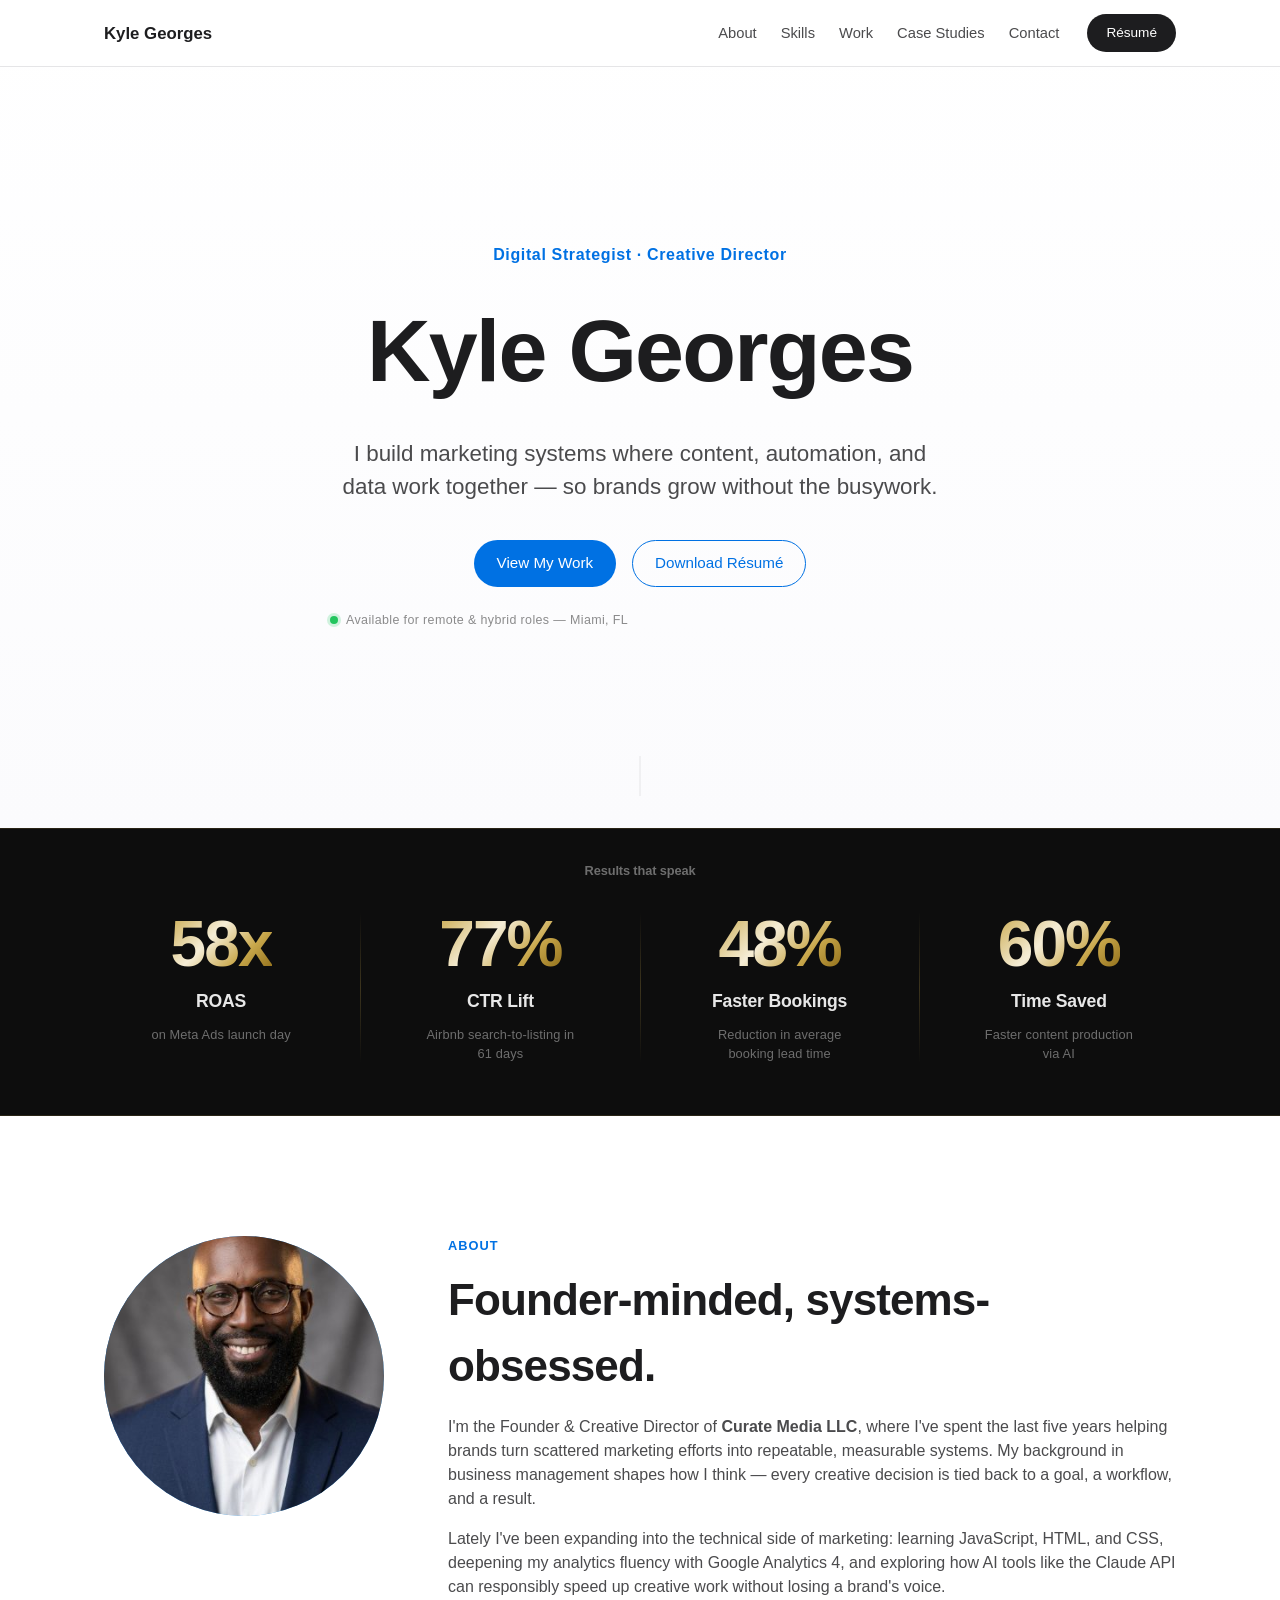
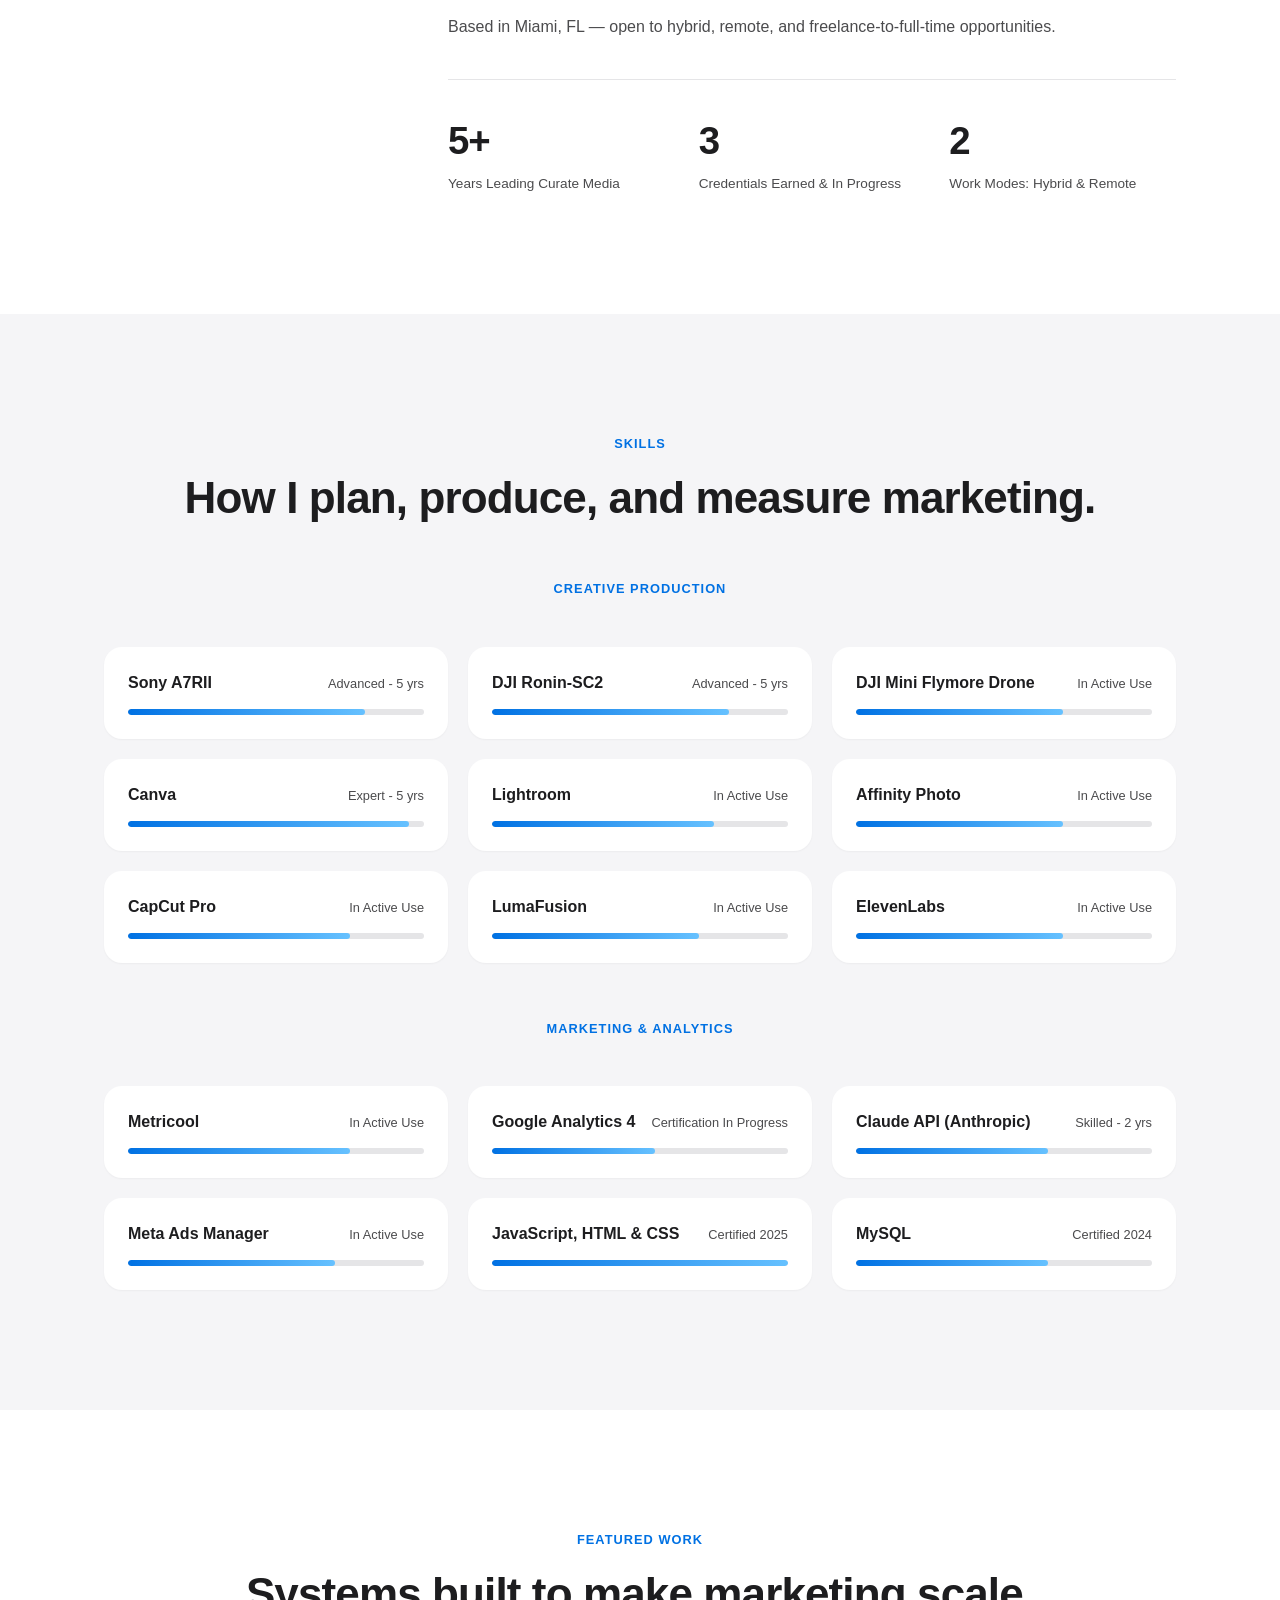
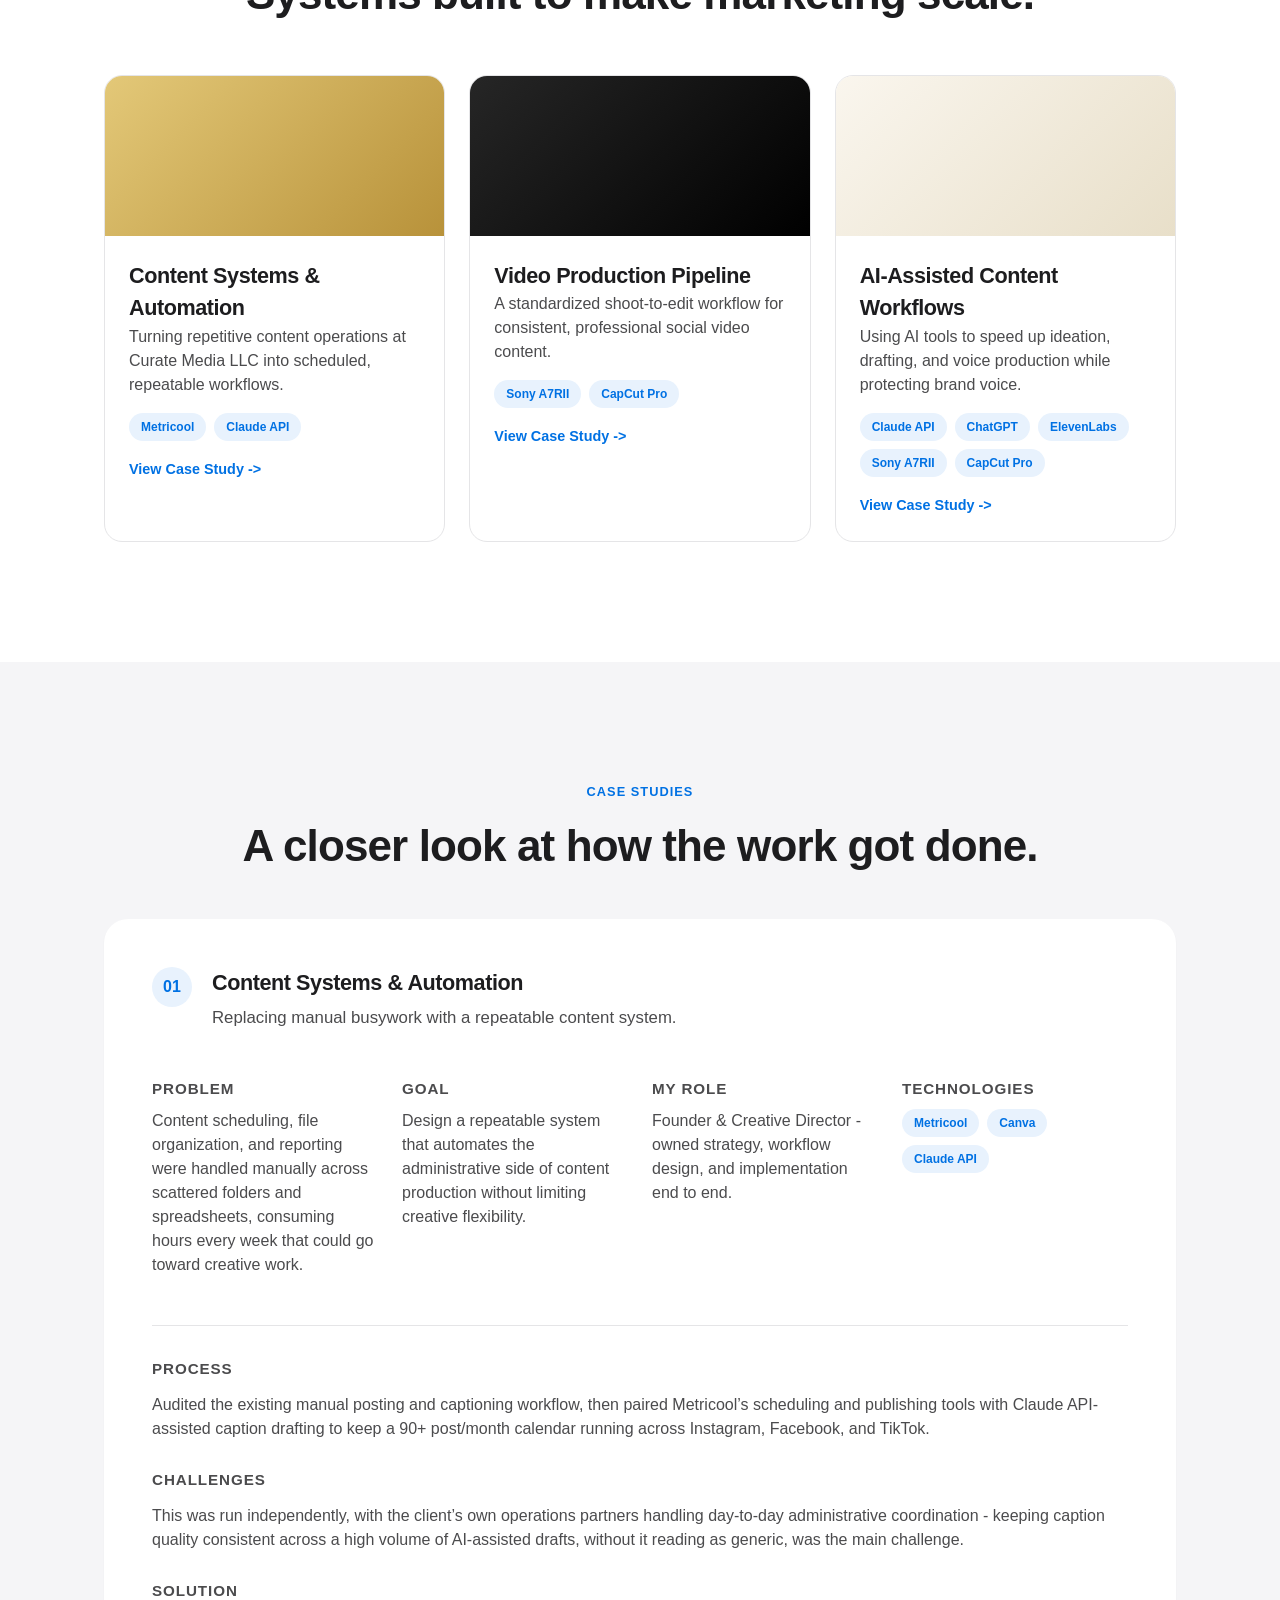
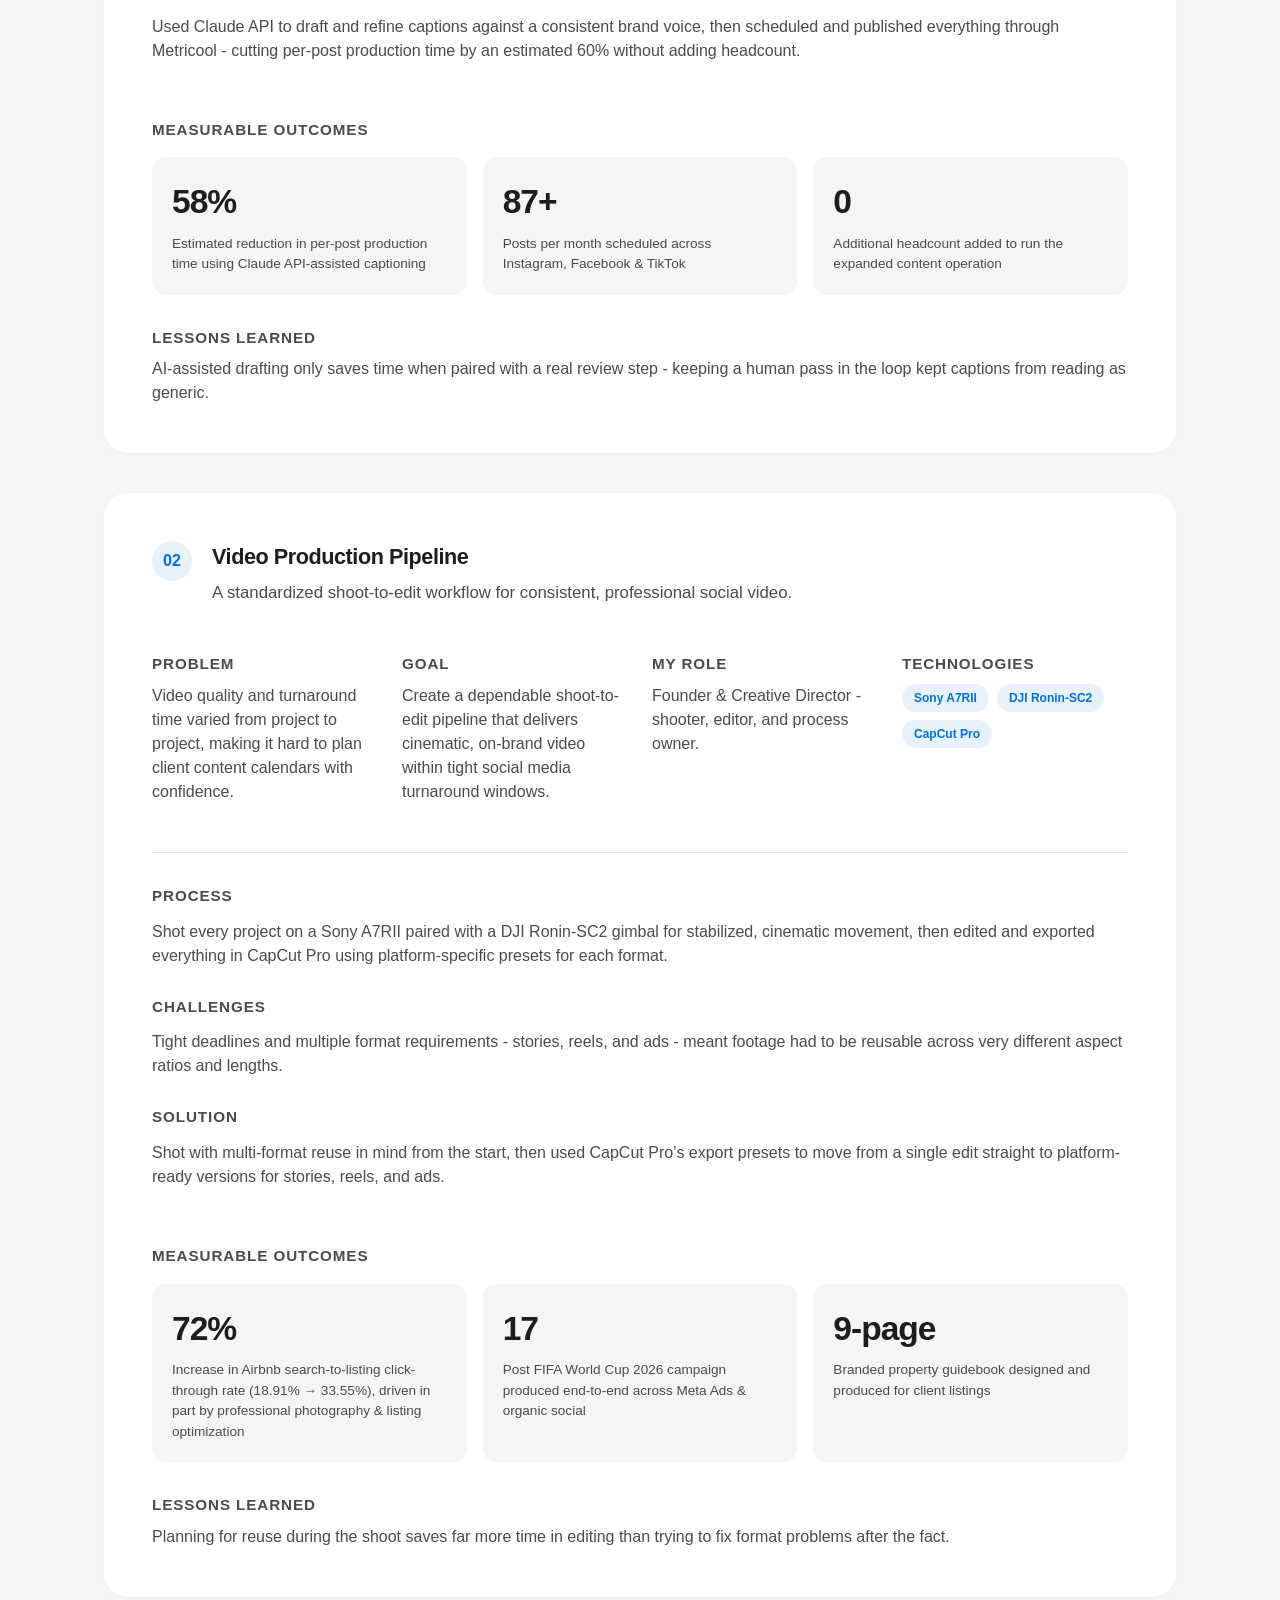
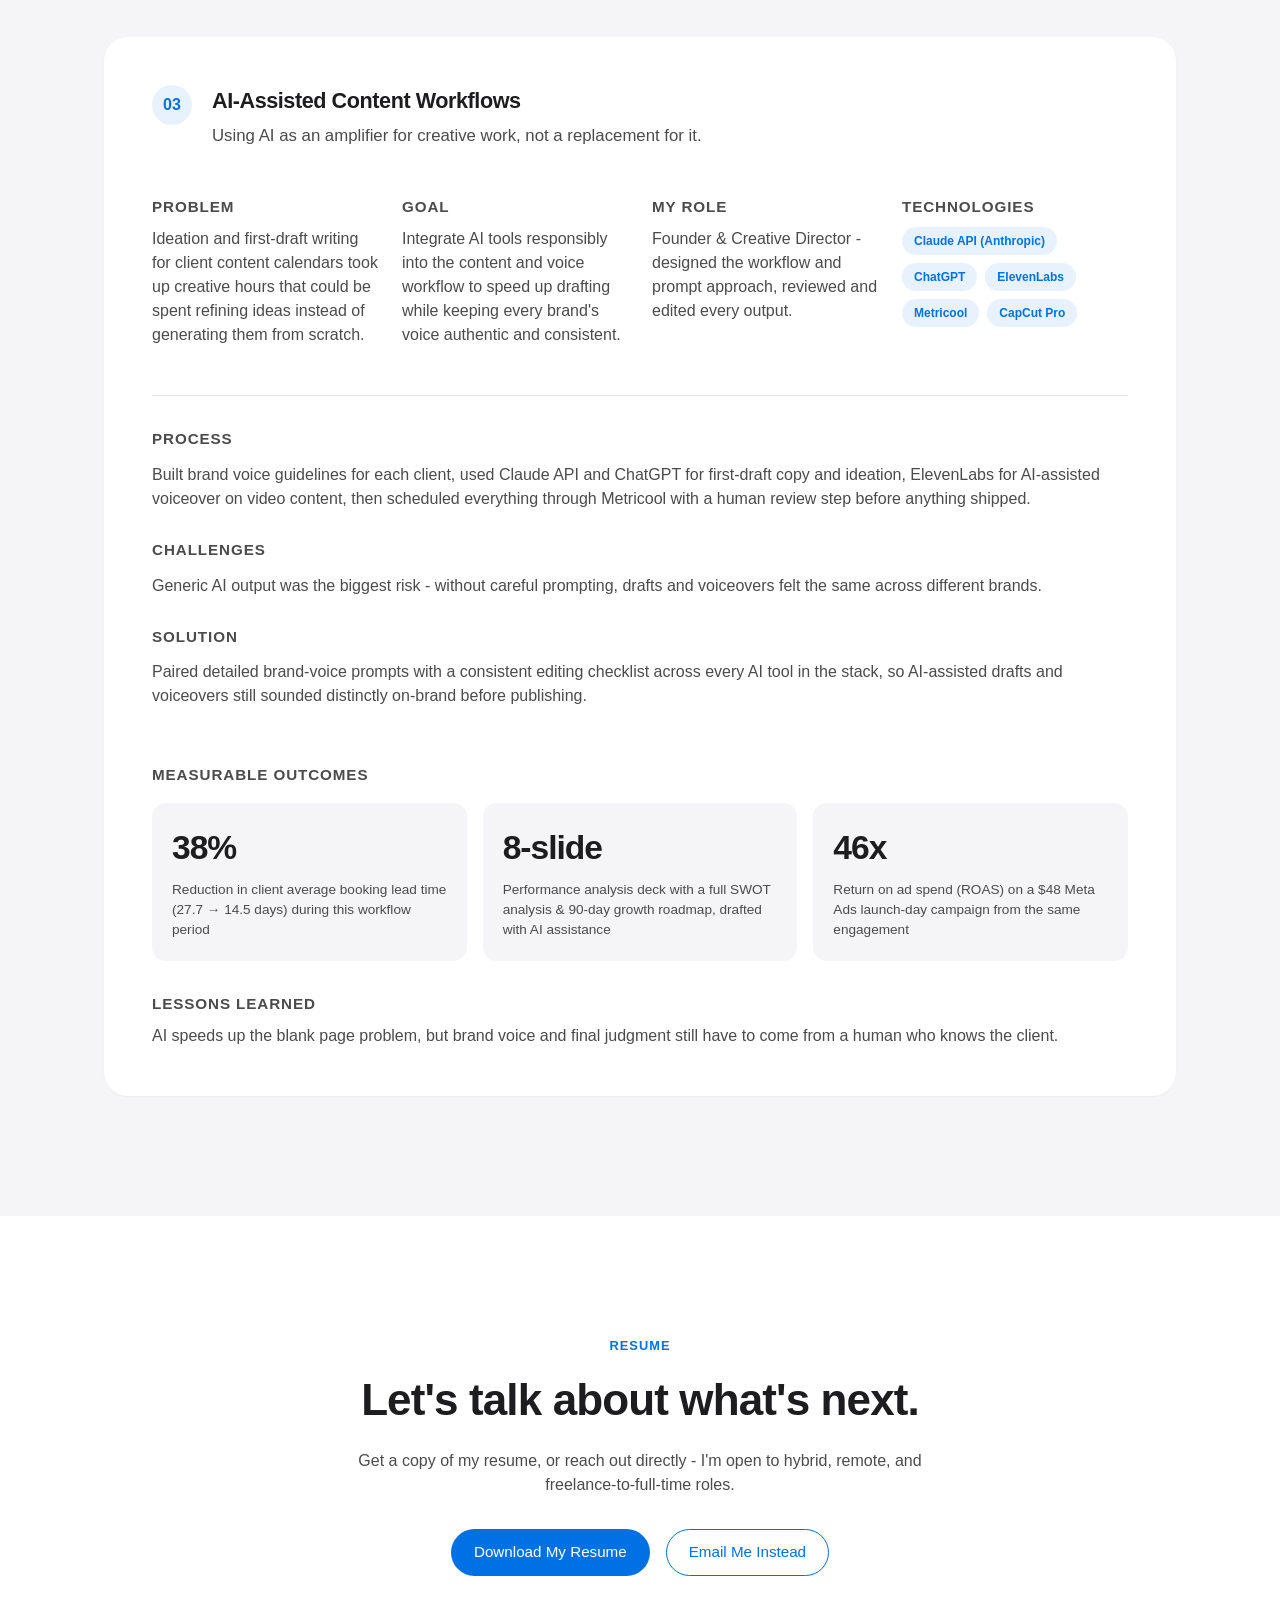
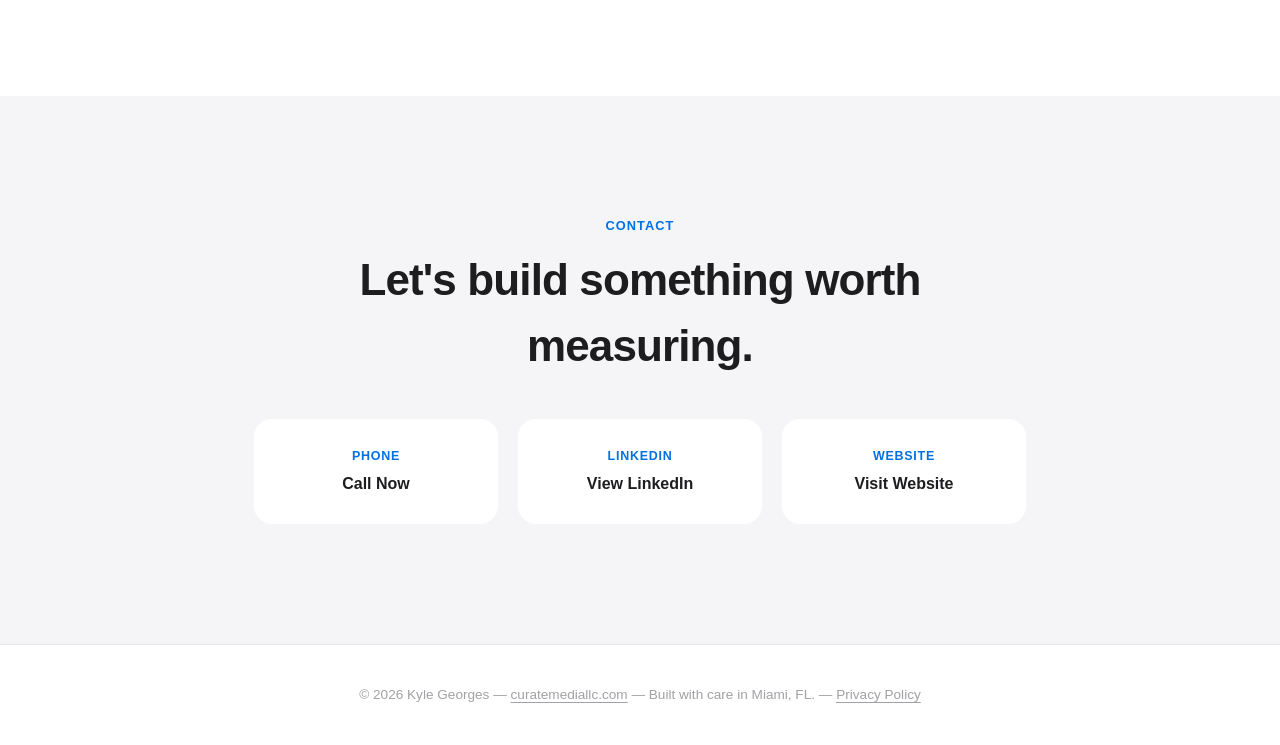
<file: index.html>
<!DOCTYPE html>
<html lang="en">
  <head>
    <!-- Google tag (gtag.js) -->
    <script async src="https://www.googletagmanager.com/gtag/js?id=G-TX0XHEHQ06"></script>
    <script>
      window.dataLayer = window.dataLayer || [];
      function gtag(){dataLayer.push(arguments);}
      gtag('js', new Date());
      gtag('config', 'G-TX0XHEHQ06');
    </script>
    <meta charset="UTF-8" />
    <meta name="viewport" content="width=device-width, initial-scale=1.0" />
    <title>Kyle Georges — Digital Strategist & Creative Director</title>
    <meta
      name="description"
      content="Kyle Georges is a digital strategist and creative director specializing in content systems, marketing automation, and AI-assisted creative workflows."
    />
    <link rel="preconnect" href="https://fonts.googleapis.com" />
    <link rel="stylesheet" href="styles.css" />
    <script type="module" src="script.js" defer></script>
  </head>
  <body>
    <a class="skip-link" href="#main">Skip to content</a>

    <header class="site-header" id="top">
      <div class="nav-inner">
        <a href="#top" class="logo">Kyle Georges</a>
        <nav class="main-nav" aria-label="Primary">
          <a href="#about">About</a>
          <a href="#skills">Skills</a>
          <a href="#work">Work</a>
          <a href="#case-studies">Case Studies</a>
          <a href="#contact">Contact</a>
        </nav>
        <a href="Kyle_Georges_Resume.pdf" download class="btn btn-small">Résumé</a>
        <button
          class="nav-toggle"
          id="navToggle"
          aria-label="Toggle menu"
          aria-expanded="false"
        >
          <span></span><span></span><span></span>
        </button>
      </div>
    </header>

    <main id="main">
      <section class="hero" id="home">
        <div class="hero-inner reveal">
          <p class="eyebrow">Digital Strategist · Creative Director</p>
          <h1>Kyle Georges</h1>
          <p class="hero-sub">
            I build marketing systems where content, automation, and data work
            together — so brands grow without the busywork.
          </p>
          <div class="hero-actions">
            <a href="#work" class="btn btn-primary">View My Work</a>
            <a href="Kyle_Georges_Resume.pdf" download class="btn btn-secondary">Download Résumé</a>
          </div>
          <p class="hero-availability"><span class="availability-dot"></span>Available for remote &amp; hybrid roles &mdash; Miami, FL</p>
        </div>
        <div class="scroll-cue" aria-hidden="true"><span></span></div>
      </section>

      <!-- RESULTS STRIP -->
      <div class="results-strip">
        <p class="results-eyebrow">Results that speak</p>
        <div class="results-inner">
          <div class="result-item">
            <span class="result-number gradient-text">58x</span>
            <span class="result-sublabel">ROAS</span>
            <span class="result-label">on Meta Ads launch day</span>
          </div>
          <div class="result-divider"></div>
          <div class="result-item">
            <span class="result-number gradient-text">77%</span>
            <span class="result-sublabel">CTR Lift</span>
            <span class="result-label">Airbnb search-to-listing in 61 days</span>
          </div>
          <div class="result-divider"></div>
          <div class="result-item">
            <span class="result-number gradient-text">48%</span>
            <span class="result-sublabel">Faster Bookings</span>
            <span class="result-label">Reduction in average booking lead time</span>
          </div>
          <div class="result-divider"></div>
          <div class="result-item">
            <span class="result-number gradient-text">60%</span>
            <span class="result-sublabel">Time Saved</span>
            <span class="result-label">Faster content production via AI</span>
          </div>
        </div>
      </div>

      <section class="about" id="about">
        <div class="container about-grid">
          <div class="about-portrait reveal">
            <img
              alt="Kyle Georges"
              class="portrait-img"
              src="[data-uri]"
            />
          </div>
          <div class="about-copy reveal">
            <p class="section-eyebrow">About</p>
            <h2>Founder-minded, systems-obsessed.</h2>
            <p>
              I'm the Founder &amp; Creative Director of
              <strong>Curate Media LLC</strong>, where I've spent the last five
              years helping brands turn scattered marketing efforts into
              repeatable, measurable systems. My background in business
              management shapes how I think — every creative decision is tied
              back to a goal, a workflow, and a result.
            </p>
            <p>
              Lately I've been expanding into the technical side of marketing:
              learning JavaScript, HTML, and CSS, deepening my analytics fluency
              with Google Analytics 4, and exploring how AI tools like the
              Claude API can responsibly speed up creative work without losing a
              brand's voice.
            </p>
            <p>
              Based in Miami, FL — open to hybrid, remote, and
              freelance-to-full-time opportunities.
            </p>
            <div class="kpi-row">
              <div class="kpi" data-count="5" data-suffix="+">
                <span class="kpi-number">0</span>
                <span class="kpi-label">Years Leading Curate Media</span>
              </div>
              <div class="kpi" data-count="3" data-suffix="">
                <span class="kpi-number">0</span>
                <span class="kpi-label"
                  >Credentials Earned &amp; In Progress</span
                >
              </div>
              <div class="kpi" data-count="2" data-suffix="">
                <span class="kpi-number">0</span>
                <span class="kpi-label">Work Modes: Hybrid &amp; Remote</span>
              </div>
            </div>
          </div>
        </div>
      </section>

      <section class="skills" id="skills">
        <div class="container">
          <p class="section-eyebrow center">Skills</p>
          <h2 class="center">How I plan, produce, and measure marketing.</h2>

          <p class="section-eyebrow center" style="margin-top:48px;margin-bottom:16px;">Creative Production</p>
          <div class="skills-grid">
            <div class="skill-card reveal">
              <div class="skill-top">
                <span class="skill-name">Sony A7RII</span
                ><span class="skill-level">Advanced - 5 yrs</span>
              </div>
              <div class="skill-bar"><span data-level="80"></span></div>
            </div>
            <div class="skill-card reveal">
              <div class="skill-top">
                <span class="skill-name">DJI Ronin-SC2</span
                ><span class="skill-level">Advanced - 5 yrs</span>
              </div>
              <div class="skill-bar"><span data-level="80"></span></div>
            </div>
            <div class="skill-card reveal">
              <div class="skill-top">
                <span class="skill-name">DJI Mini Flymore Drone</span
                ><span class="skill-level">In Active Use</span>
              </div>
              <div class="skill-bar"><span data-level="70"></span></div>
            </div>
            <div class="skill-card reveal">
              <div class="skill-top">
                <span class="skill-name">Canva</span
                ><span class="skill-level">Expert - 5 yrs</span>
              </div>
              <div class="skill-bar"><span data-level="95"></span></div>
            </div>
            <div class="skill-card reveal">
              <div class="skill-top">
                <span class="skill-name">Lightroom</span
                ><span class="skill-level">In Active Use</span>
              </div>
              <div class="skill-bar"><span data-level="75"></span></div>
            </div>
            <div class="skill-card reveal">
              <div class="skill-top">
                <span class="skill-name">Affinity Photo</span
                ><span class="skill-level">In Active Use</span>
              </div>
              <div class="skill-bar"><span data-level="70"></span></div>
            </div>
            <div class="skill-card reveal">
              <div class="skill-top">
                <span class="skill-name">CapCut Pro</span
                ><span class="skill-level">In Active Use</span>
              </div>
              <div class="skill-bar"><span data-level="75"></span></div>
            </div>
            <div class="skill-card reveal">
              <div class="skill-top">
                <span class="skill-name">LumaFusion</span
                ><span class="skill-level">In Active Use</span>
              </div>
              <div class="skill-bar"><span data-level="70"></span></div>
            </div>
            <div class="skill-card reveal">
              <div class="skill-top">
                <span class="skill-name">ElevenLabs</span
                ><span class="skill-level">In Active Use</span>
              </div>
              <div class="skill-bar"><span data-level="70"></span></div>
            </div>
          </div>

          <p class="section-eyebrow center" style="margin-top:56px;margin-bottom:16px;">Marketing &amp; Analytics</p>
          <div class="skills-grid">
            <div class="skill-card reveal">
              <div class="skill-top">
                <span class="skill-name">Metricool</span
                ><span class="skill-level">In Active Use</span>
              </div>
              <div class="skill-bar"><span data-level="75"></span></div>
            </div>
            <div class="skill-card reveal">
              <div class="skill-top">
                <span class="skill-name">Google Analytics 4</span
                ><span class="skill-level">Certification In Progress</span>
              </div>
              <div class="skill-bar"><span data-level="55"></span></div>
            </div>
            <div class="skill-card reveal">
              <div class="skill-top">
                <span class="skill-name">Claude API (Anthropic)</span
                ><span class="skill-level">Skilled - 2 yrs</span>
              </div>
              <div class="skill-bar"><span data-level="65"></span></div>
            </div>
            <div class="skill-card reveal">
              <div class="skill-top">
                <span class="skill-name">Meta Ads Manager</span
                ><span class="skill-level">In Active Use</span>
              </div>
              <div class="skill-bar"><span data-level="70"></span></div>
            </div>
            <div class="skill-card reveal">
              <div class="skill-top">
                <span class="skill-name">JavaScript, HTML &amp; CSS</span
                ><span class="skill-level">Certified 2025</span>
              </div>
              <div class="skill-bar"><span data-level="100"></span></div>
            </div>
            <div class="skill-card reveal">
              <div class="skill-top">
                <span class="skill-name">MySQL</span
                ><span class="skill-level">Certified 2024</span>
              </div>
              <div class="skill-bar"><span data-level="65"></span></div>
            </div>
          </div>

        </div>
      </section>
      <section class="work" id="work">
        <div class="container">
          <p class="section-eyebrow center">Featured Work</p>
          <h2 class="center">Systems built to make marketing scale.</h2>
          <div class="work-grid">
            <article class="work-card reveal">
              <div class="work-card-media media-1"></div>
              <div class="work-card-body">
                <h3>Content Systems &amp; Automation</h3>
                <p>
                  Turning repetitive content operations at Curate Media LLC into
                  scheduled, repeatable workflows.
                </p>
                <div class="tag-row">
                  <span class="tag">Metricool</span
                  ><span class="tag">Claude API</span>
                </div>
                <a href="#case-study-1" class="text-link"
                  >View Case Study -&gt;</a
                >
              </div>
            </article>
            <article class="work-card reveal">
              <div class="work-card-media media-2"></div>
              <div class="work-card-body">
                <h3>Video Production Pipeline</h3>
                <p>
                  A standardized shoot-to-edit workflow for consistent,
                  professional social video content.
                </p>
                <div class="tag-row">
                  <span class="tag">Sony A7RII</span
                  ><span class="tag">CapCut Pro</span>
                </div>
                <a href="#case-study-2" class="text-link"
                  >View Case Study -&gt;</a
                >
              </div>
            </article>
            <article class="work-card reveal">
              <div class="work-card-media media-3"></div>
              <div class="work-card-body">
                <h3>AI-Assisted Content Workflows</h3>
                <p>
                  Using AI tools to speed up ideation, drafting, and voice
                  production while protecting brand voice.
                </p>
                <div class="tag-row">
                  <span class="tag">Claude API</span
                  ><span class="tag">ChatGPT</span
                  ><span class="tag">ElevenLabs</span
                  ><span class="tag">Sony A7RII</span
                  ><span class="tag">CapCut Pro</span>
                </div>
                <a href="#case-study-3" class="text-link"
                  >View Case Study -&gt;</a
                >
              </div>
            </article>
          </div>
        </div>
      </section>
      <section class="case-studies" id="case-studies">
        <div class="container">
          <p class="section-eyebrow center">Case Studies</p>
          <h2 class="center">A closer look at how the work got done.</h2>
          <article class="case-study reveal" id="case-study-1">
            <div class="case-header">
              <span class="case-number">01</span>
              <div>
                <h3>Content Systems &amp; Automation</h3>
                <p class="case-tagline">
                  Replacing manual busywork with a repeatable content system.
                </p>
              </div>
            </div>
            <div class="case-grid">
              <div class="case-block">
                <h4>Problem</h4>
                <p>
                  Content scheduling, file organization, and reporting were
                  handled manually across scattered folders and spreadsheets,
                  consuming hours every week that could go toward creative work.
                </p>
              </div>
              <div class="case-block">
                <h4>Goal</h4>
                <p>
                  Design a repeatable system that automates the administrative
                  side of content production without limiting creative
                  flexibility.
                </p>
              </div>
              <div class="case-block">
                <h4>My Role</h4>
                <p>
                  Founder &amp; Creative Director - owned strategy, workflow
                  design, and implementation end to end.
                </p>
              </div>
              <div class="case-block">
                <h4>Technologies</h4>
                <div class="tag-row">
                  <span class="tag">Metricool</span
                  ><span class="tag">Canva</span
                  ><span class="tag">Claude API</span>
                </div>
              </div>
            </div>
            <div class="case-narrative">
              <h4>Process</h4>
              <p>
                Audited the existing manual posting and captioning workflow,
                then paired Metricool’s scheduling and publishing tools with
                Claude API-assisted caption drafting to keep a 90+ post/month
                calendar running across Instagram, Facebook, and TikTok.
              </p>
              <h4>Challenges</h4>
              <p>
                This was run independently, with the client’s own operations
                partners handling day-to-day administrative coordination -
                keeping caption quality consistent across a high volume of
                AI-assisted drafts, without it reading as generic, was the main
                challenge.
              </p>
              <h4>Solution</h4>
              <p>
                Used Claude API to draft and refine captions against a
                consistent brand voice, then scheduled and published everything
                through Metricool - cutting per-post production time by an
                estimated 60% without adding headcount.
              </p>
            </div>
            <div class="case-outcomes">
              <h4>Measurable Outcomes</h4>
              <div class="outcome-grid">
                <div
                  class="outcome-card stat kpi reveal"
                  data-count="60"
                  data-suffix="%"
                >
                  <span class="kpi-number">0</span
                  ><span class="outcome-label"
                    >Estimated reduction in per-post production time using
                    Claude API-assisted captioning</span
                  >
                </div>
                <div
                  class="outcome-card stat kpi reveal"
                  data-count="90"
                  data-suffix="+"
                >
                  <span class="kpi-number">0</span
                  ><span class="outcome-label"
                    >Posts per month scheduled across Instagram, Facebook &amp;
                    TikTok</span
                  >
                </div>
                <div
                  class="outcome-card stat kpi reveal"
                  data-count="0"
                  data-suffix=""
                >
                  <span class="kpi-number">0</span
                  ><span class="outcome-label"
                    >Additional headcount added to run the expanded content
                    operation</span
                  >
                </div>
              </div>
            </div>
            <div class="case-lessons">
              <h4>Lessons Learned</h4>
              <p>
                AI-assisted drafting only saves time when paired with a real
                review step - keeping a human pass in the loop kept captions
                from reading as generic.
              </p>
            </div>
          </article>
          <article class="case-study reveal" id="case-study-2">
            <div class="case-header">
              <span class="case-number">02</span>
              <div>
                <h3>Video Production Pipeline</h3>
                <p class="case-tagline">
                  A standardized shoot-to-edit workflow for consistent,
                  professional social video.
                </p>
              </div>
            </div>
            <div class="case-grid">
              <div class="case-block">
                <h4>Problem</h4>
                <p>
                  Video quality and turnaround time varied from project to
                  project, making it hard to plan client content calendars with
                  confidence.
                </p>
              </div>
              <div class="case-block">
                <h4>Goal</h4>
                <p>
                  Create a dependable shoot-to-edit pipeline that delivers
                  cinematic, on-brand video within tight social media turnaround
                  windows.
                </p>
              </div>
              <div class="case-block">
                <h4>My Role</h4>
                <p>
                  Founder &amp; Creative Director - shooter, editor, and process
                  owner.
                </p>
              </div>
              <div class="case-block">
                <h4>Technologies</h4>
                <div class="tag-row">
                  <span class="tag">Sony A7RII</span
                  ><span class="tag">DJI Ronin-SC2</span
                  ><span class="tag">CapCut Pro</span>
                </div>
              </div>
            </div>
            <div class="case-narrative">
              <h4>Process</h4>
              <p>
                Shot every project on a Sony A7RII paired with a DJI Ronin-SC2
                gimbal for stabilized, cinematic movement, then edited and
                exported everything in CapCut Pro using platform-specific
                presets for each format.
              </p>
              <h4>Challenges</h4>
              <p>
                Tight deadlines and multiple format requirements - stories,
                reels, and ads - meant footage had to be reusable across very
                different aspect ratios and lengths.
              </p>
              <h4>Solution</h4>
              <p>
                Shot with multi-format reuse in mind from the start, then used
                CapCut Pro’s export presets to move from a single edit straight
                to platform-ready versions for stories, reels, and ads.
              </p>
            </div>
            <div class="case-outcomes">
              <h4>Measurable Outcomes</h4>
              <div class="outcome-grid">
                <div
                  class="outcome-card stat kpi reveal"
                  data-count="77"
                  data-suffix="%"
                >
                  <span class="kpi-number">0</span
                  ><span class="outcome-label"
                    >Increase in Airbnb search-to-listing click-through rate
                    (18.91% → 33.55%), driven in part by professional
                    photography &amp; listing optimization</span
                  >
                </div>
                <div
                  class="outcome-card stat kpi reveal"
                  data-count="18"
                  data-suffix=""
                >
                  <span class="kpi-number">0</span
                  ><span class="outcome-label"
                    >Post FIFA World Cup 2026 campaign produced end-to-end
                    across Meta Ads &amp; organic social</span
                  >
                </div>
                <div
                  class="outcome-card stat kpi reveal"
                  data-count="10"
                  data-suffix="-page"
                >
                  <span class="kpi-number">0</span
                  ><span class="outcome-label"
                    >Branded property guidebook designed and produced for client
                    listings</span
                  >
                </div>
              </div>
            </div>
            <div class="case-lessons">
              <h4>Lessons Learned</h4>
              <p>
                Planning for reuse during the shoot saves far more time in
                editing than trying to fix format problems after the fact.
              </p>
            </div>
          </article>
          <article class="case-study reveal" id="case-study-3">
            <div class="case-header">
              <span class="case-number">03</span>
              <div>
                <h3>AI-Assisted Content Workflows</h3>
                <p class="case-tagline">
                  Using AI as an amplifier for creative work, not a replacement
                  for it.
                </p>
              </div>
            </div>
            <div class="case-grid">
              <div class="case-block">
                <h4>Problem</h4>
                <p>
                  Ideation and first-draft writing for client content calendars
                  took up creative hours that could be spent refining ideas
                  instead of generating them from scratch.
                </p>
              </div>
              <div class="case-block">
                <h4>Goal</h4>
                <p>
                  Integrate AI tools responsibly into the content and voice
                  workflow to speed up drafting while keeping every brand's
                  voice authentic and consistent.
                </p>
              </div>
              <div class="case-block">
                <h4>My Role</h4>
                <p>
                  Founder &amp; Creative Director - designed the workflow and
                  prompt approach, reviewed and edited every output.
                </p>
              </div>
              <div class="case-block">
                <h4>Technologies</h4>
                <div class="tag-row">
                  <span class="tag">Claude API (Anthropic)</span
                  ><span class="tag">ChatGPT</span
                  ><span class="tag">ElevenLabs</span
                  ><span class="tag">Metricool</span
                  ><span class="tag">CapCut Pro</span>
                </div>
              </div>
            </div>
            <div class="case-narrative">
              <h4>Process</h4>
              <p>
                Built brand voice guidelines for each client, used Claude API
                and ChatGPT for first-draft copy and ideation, ElevenLabs for
                AI-assisted voiceover on video content, then scheduled
                everything through Metricool with a human review step before
                anything shipped.
              </p>
              <h4>Challenges</h4>
              <p>
                Generic AI output was the biggest risk - without careful
                prompting, drafts and voiceovers felt the same across different
                brands.
              </p>
              <h4>Solution</h4>
              <p>
                Paired detailed brand-voice prompts with a consistent editing
                checklist across every AI tool in the stack, so AI-assisted
                drafts and voiceovers still sounded distinctly on-brand before
                publishing.
              </p>
            </div>
            <div class="case-outcomes">
              <h4>Measurable Outcomes</h4>
              <div class="outcome-grid">
                <div
                  class="outcome-card stat kpi reveal"
                  data-count="48"
                  data-suffix="%"
                >
                  <span class="kpi-number">0</span
                  ><span class="outcome-label"
                    >Reduction in client average booking lead time (27.7 → 14.5
                    days) during this workflow period</span
                  >
                </div>
                <div
                  class="outcome-card stat kpi reveal"
                  data-count="10"
                  data-suffix="-slide"
                >
                  <span class="kpi-number">0</span
                  ><span class="outcome-label"
                    >Performance analysis deck with a full SWOT analysis &amp;
                    90-day growth roadmap, drafted with AI assistance</span
                  >
                </div>
                <div
                  class="outcome-card stat kpi reveal"
                  data-count="58"
                  data-suffix="x"
                >
                  <span class="kpi-number">0</span
                  ><span class="outcome-label"
                    >Return on ad spend (ROAS) on a $48 Meta Ads launch-day
                    campaign from the same engagement</span
                  >
                </div>
              </div>
            </div>
            <div class="case-lessons">
              <h4>Lessons Learned</h4>
              <p>
                AI speeds up the blank page problem, but brand voice and final
                judgment still have to come from a human who knows the client.
              </p>
            </div>
          </article>
        </div>
      </section>
      <section class="resume-section" id="resume">
        <div class="container resume-inner reveal">
          <p class="section-eyebrow center">Resume</p>
          <h2 class="center">Let's talk about what's next.</h2>
          <p class="center resume-sub">
            Get a copy of my resume, or reach out directly - I'm open to hybrid,
            remote, and freelance-to-full-time roles.
          </p>
          <div class="hero-actions center">
            <a
              href="Kyle_Georges_Resume.pdf"
              download
              class="btn btn-primary"
              >Download My Resume</a
            >
            <a
              href="https://mail.google.com/mail/?view=cm&to=prestorge@gmail.com&su=Resume%20Request"
              target="_blank"
              rel="noopener"
              class="btn btn-secondary"
              >Email Me Instead</a
            >
          </div>
        </div>
      </section>
      <section class="contact" id="contact">
        <div class="container contact-inner reveal">
          <p class="section-eyebrow center">Contact</p>
          <h2 class="center">Let's build something worth measuring.</h2>
          <div class="contact-grid">
            <a class="contact-card" href="tel:+17866679561"
              ><span class="contact-label">Phone</span
              ><span class="contact-value">Call Now</span></a
            ><a
              class="contact-card"
              href="https://www.linkedin.com/in/kgeorges2k3"
              target="_blank"
              rel="noopener"
              ><span class="contact-label">LinkedIn</span
              ><span class="contact-value">View LinkedIn</span></a
            ><a
              class="contact-card"
              href="https://curatemediallc.com"
              target="_blank"
              rel="noopener"
              ><span class="contact-label">Website</span
              ><span class="contact-value">Visit Website</span></a
            >
          </div>
        </div>
      </section>
    </main>
    <footer class="site-footer">
      <div class="container footer-inner">
        <span>&copy; 2026 Kyle Georges &mdash; <a href="https://curatemediallc.com" target="_blank" rel="noopener" style="color:inherit;text-decoration:underline;text-underline-offset:3px;">curatemediallc.com</a> &mdash; Built with care in Miami, FL. &mdash; <a href="/privacy-policy.html" style="color:inherit;text-decoration:underline;text-underline-offset:3px;">Privacy Policy</a></span>
      </div>
    </footer>
  </body>
</html>
</file>
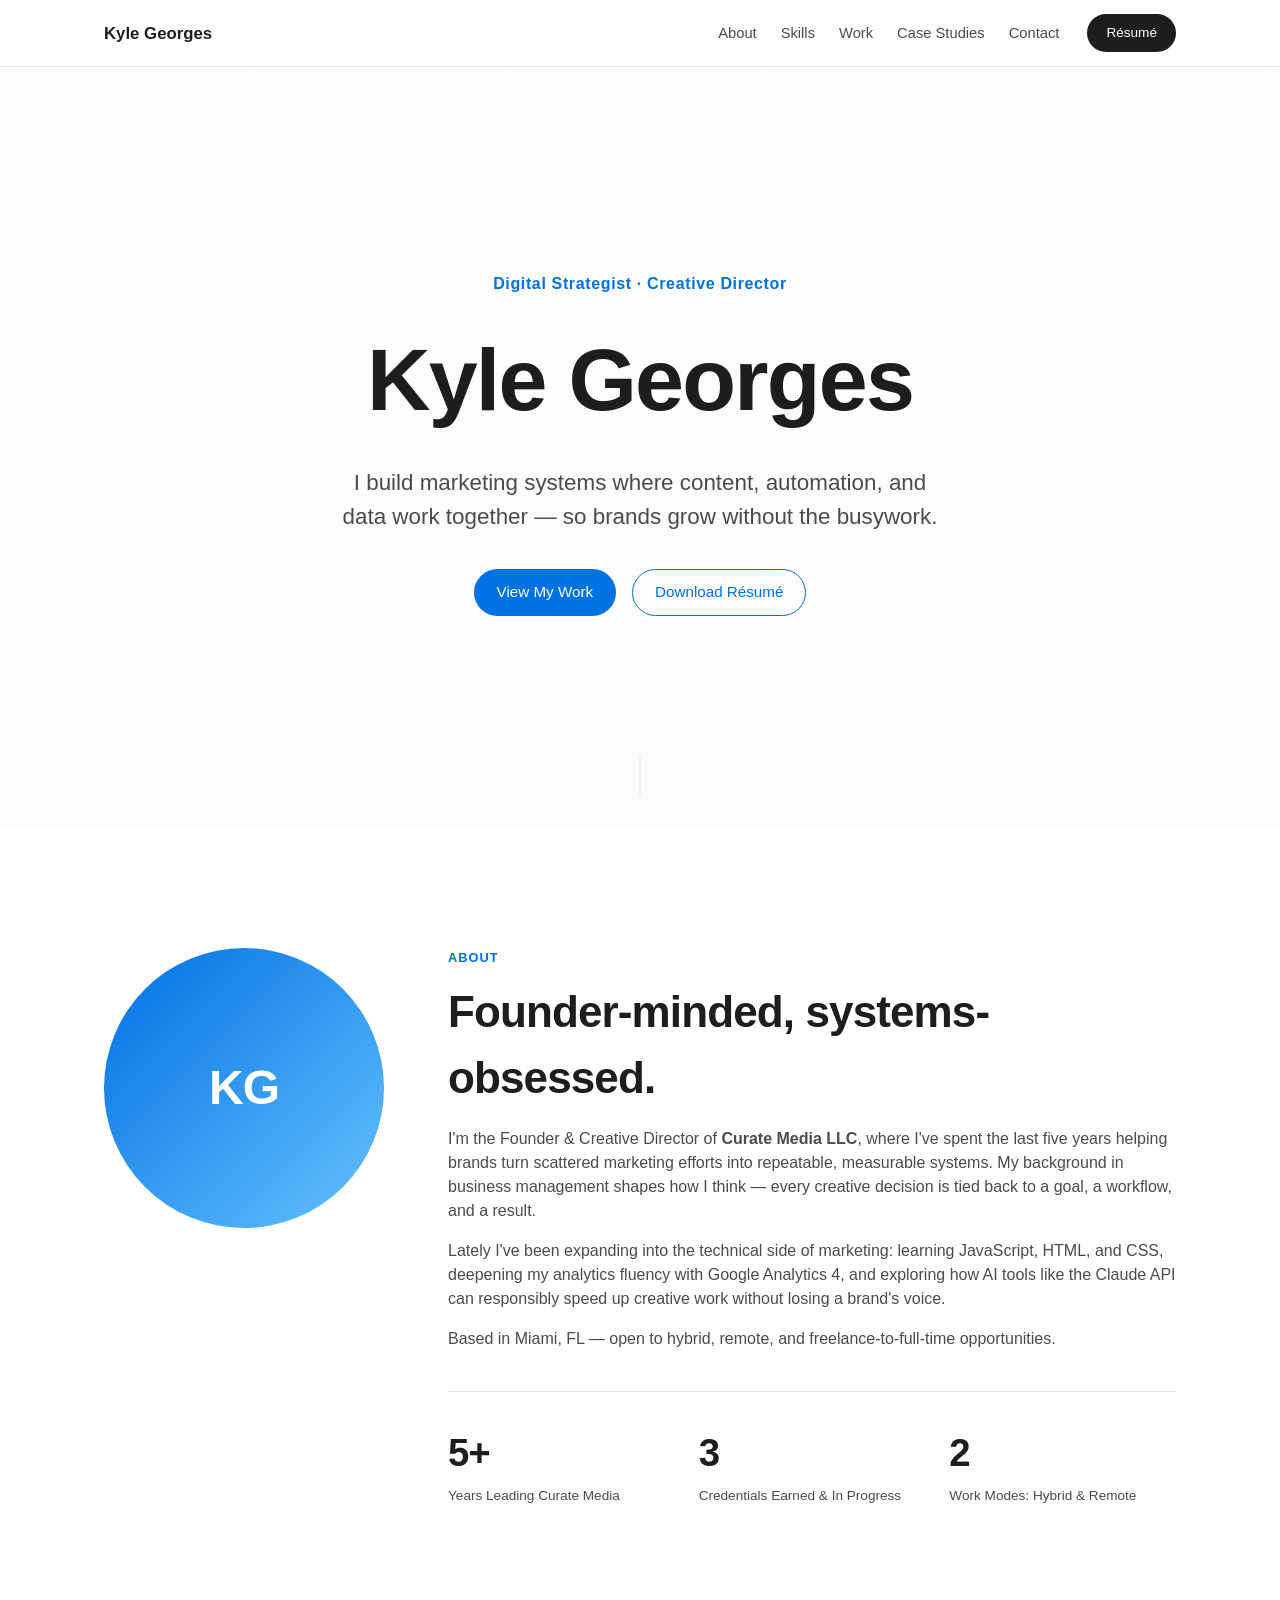
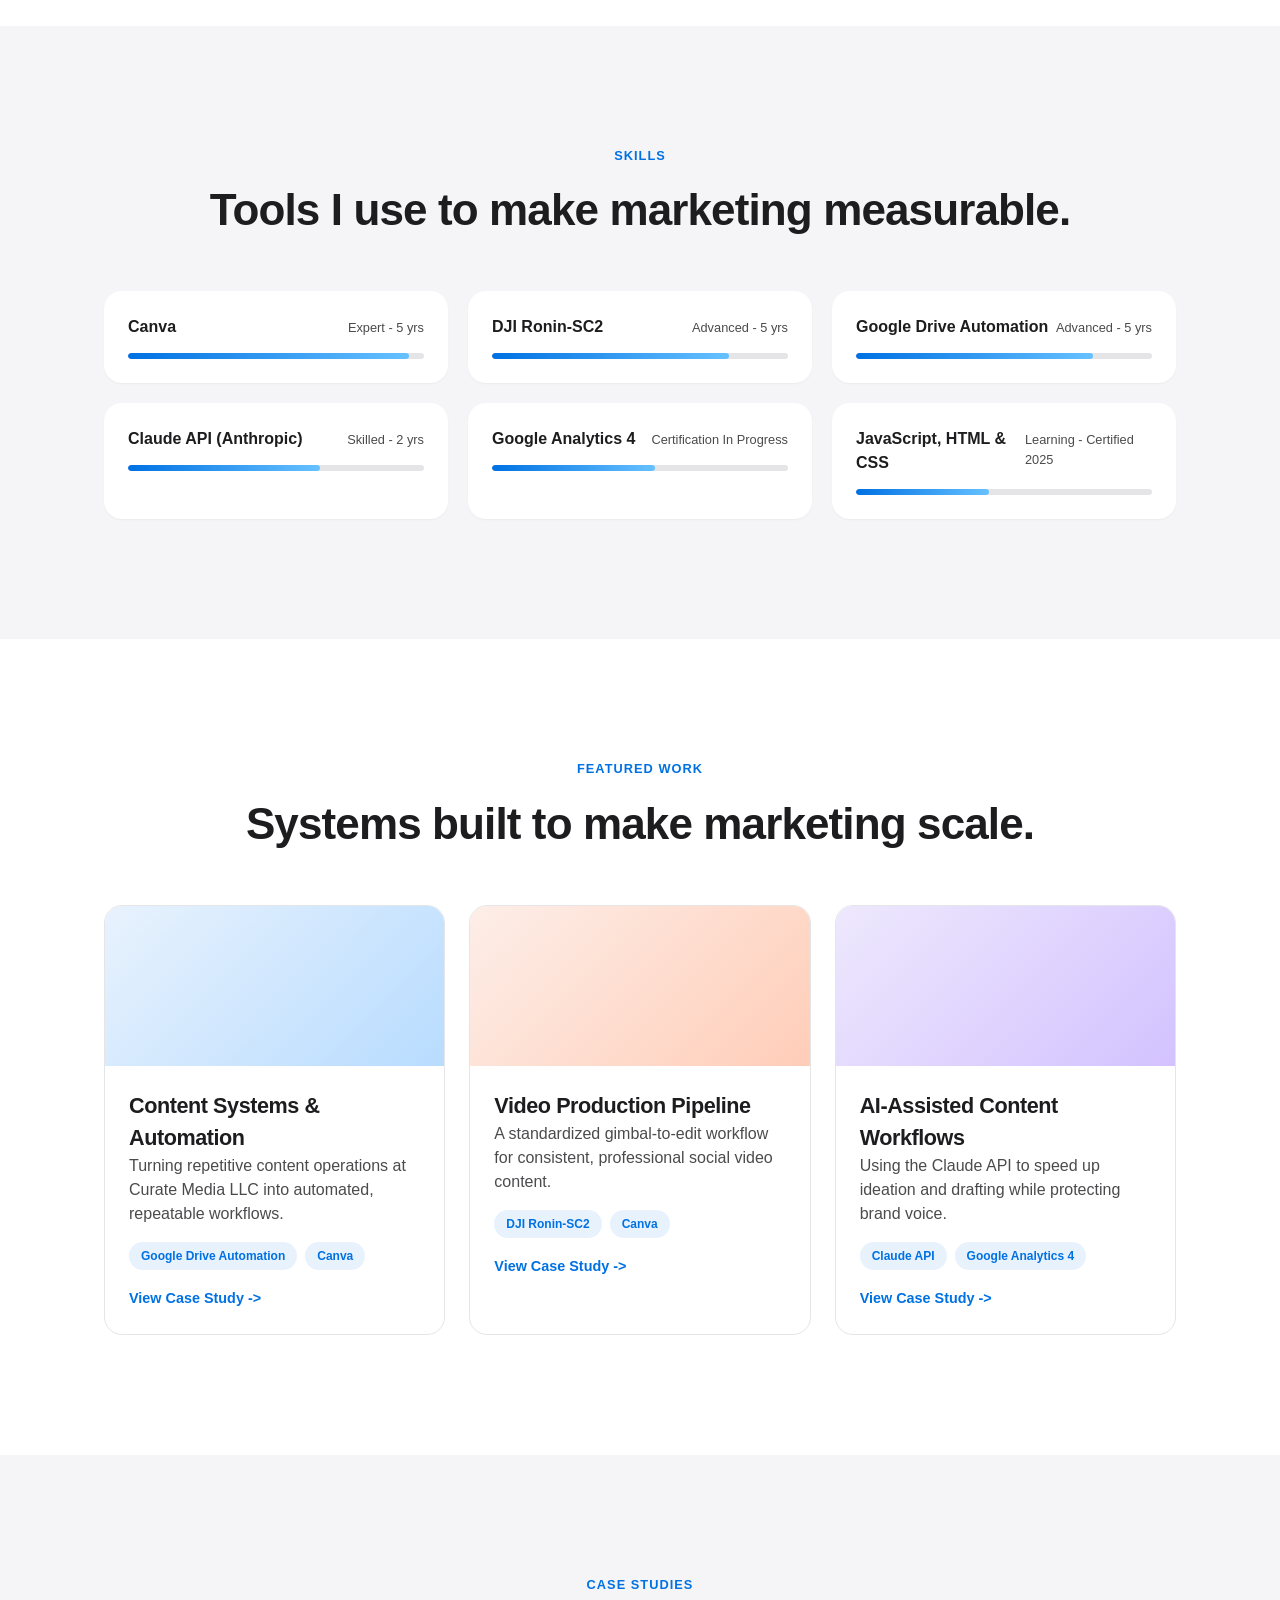
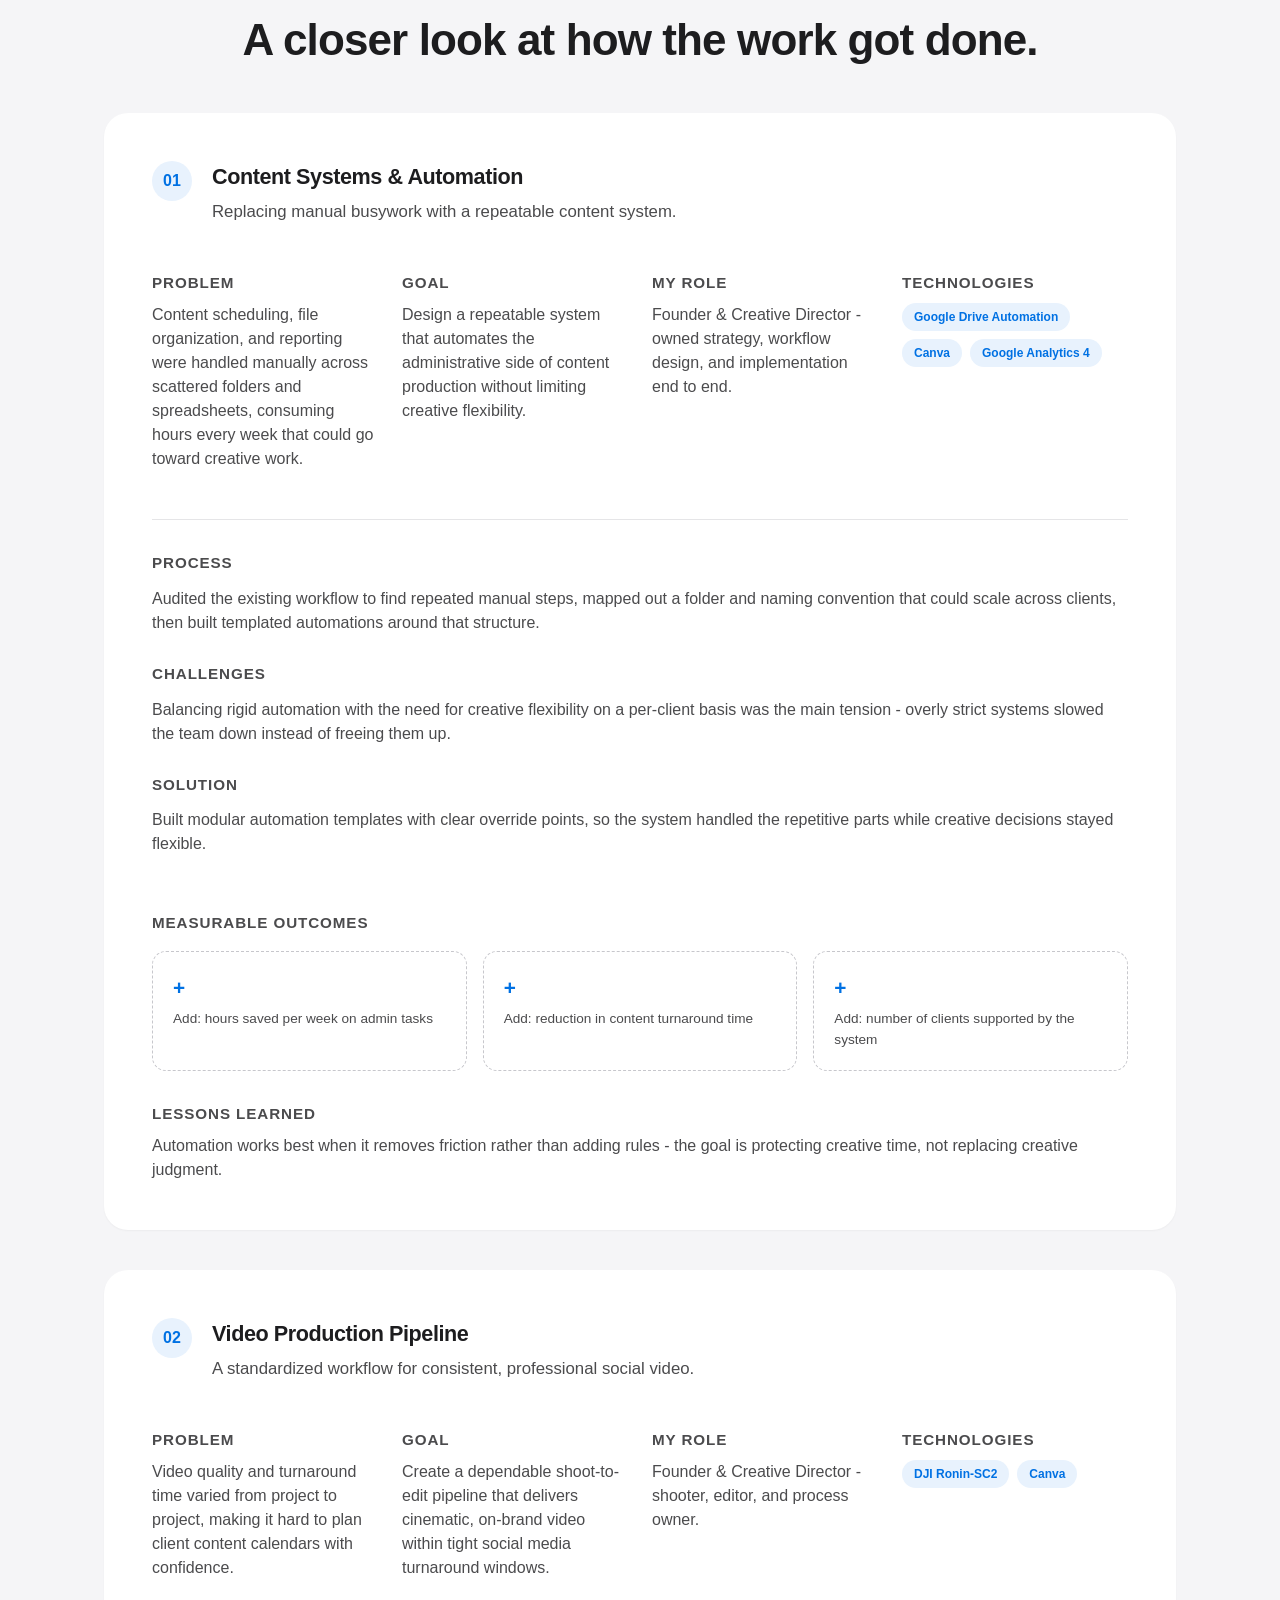
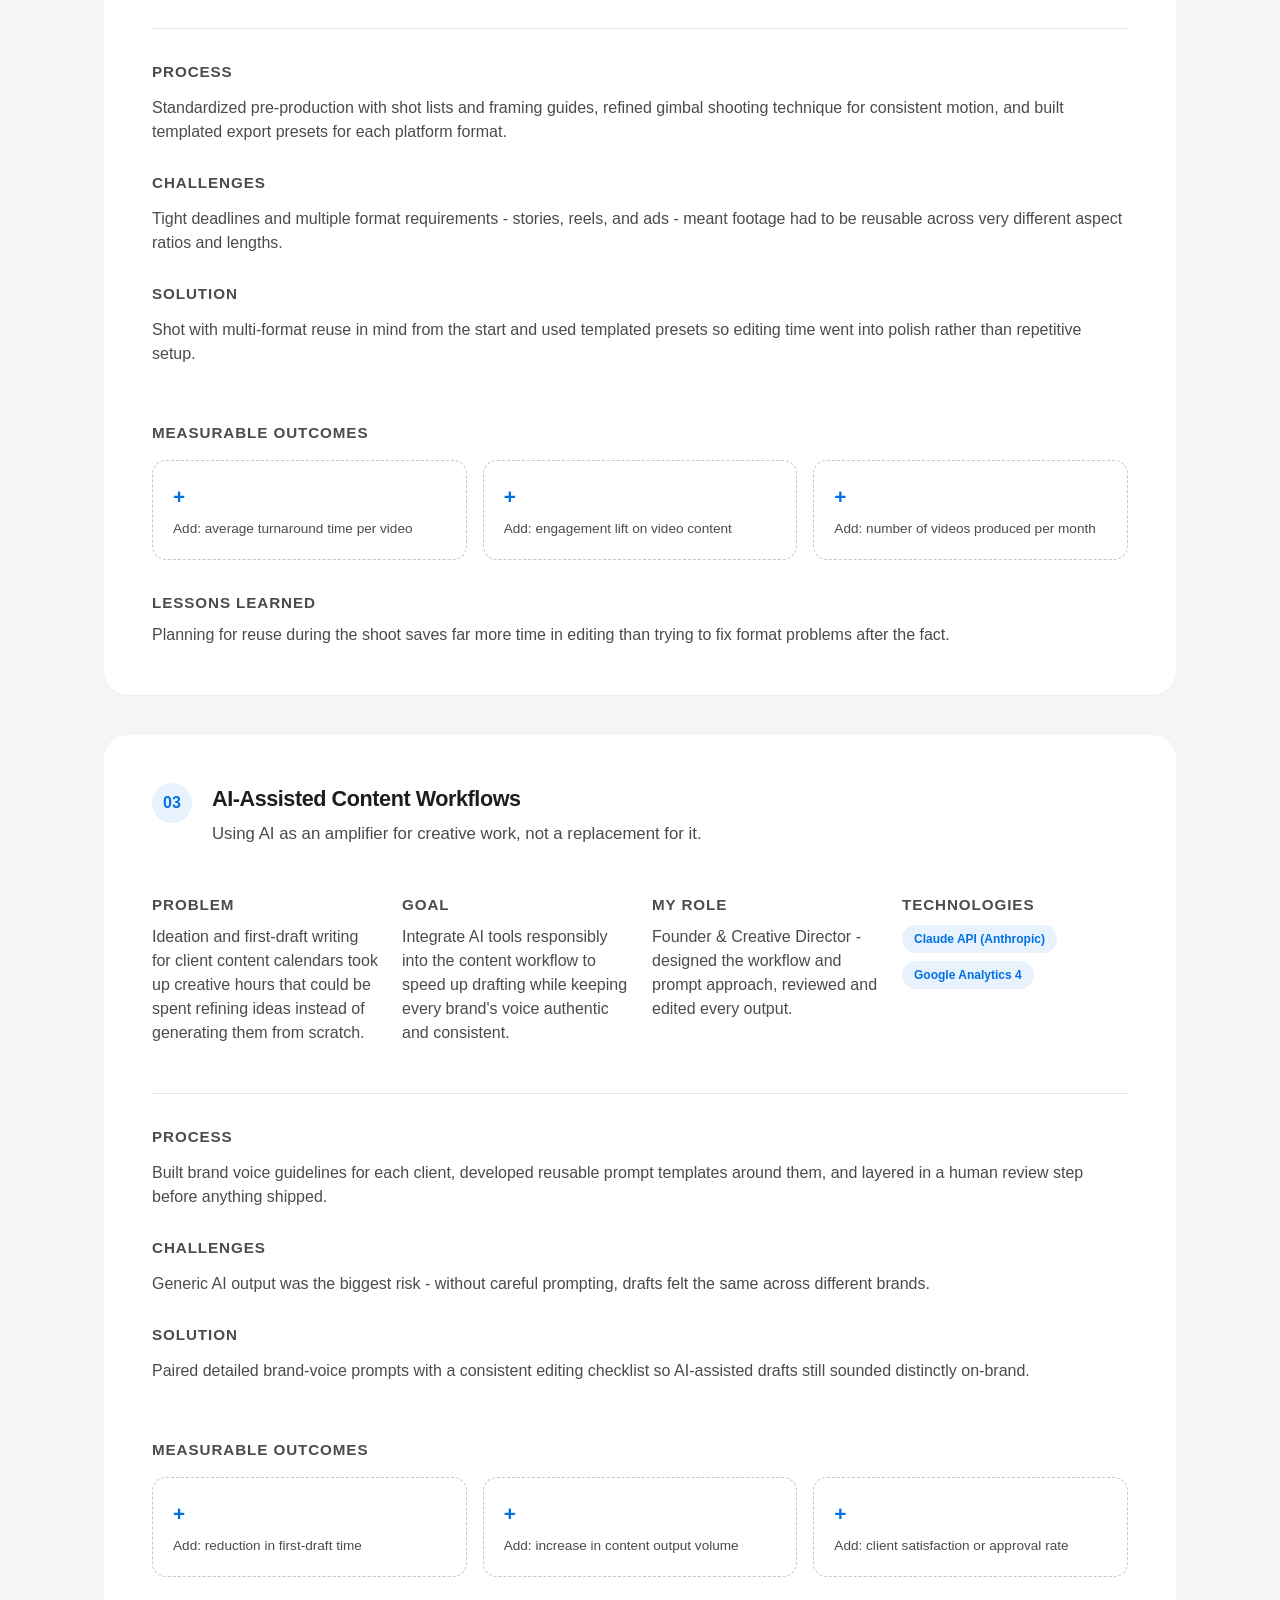
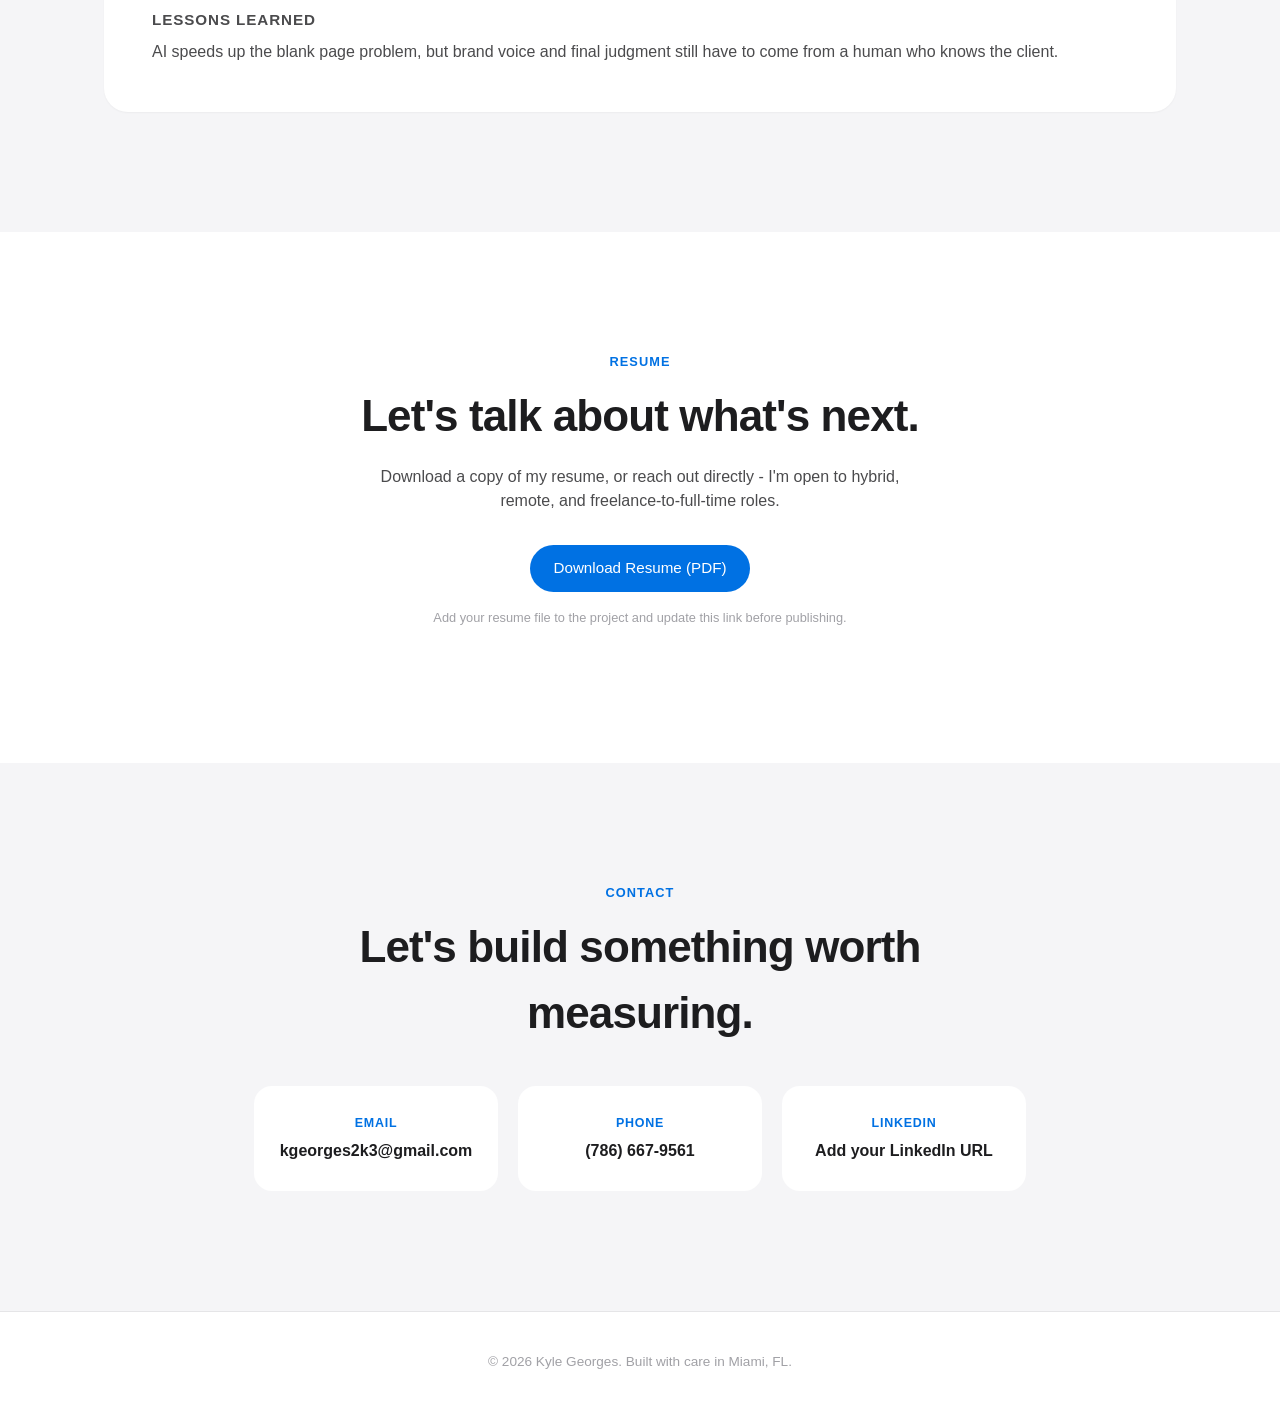
<file: web-platform-vfl5ugc8/index.html>
<!DOCTYPE html>
<html lang="en">
<head>
    <!-- Google tag (gtag.js) -->
<script async src="https://www.googletagmanager.com/gtag/js?id=G-TX0XHEHQ06"></script>
<script>
  window.dataLayer = window.dataLayer || [];
  function gtag(){dataLayer.push(arguments);}
  gtag('js', new Date());

  gtag('config', 'G-TX0XHEHQ06');
</script>
<meta charset="UTF-8" />
<meta name="viewport" content="width=device-width, initial-scale=1.0" />
<title>Kyle Georges — Digital Strategist & Creative Director</title>
<meta name="description" content="Kyle Georges is a digital strategist and creative director specializing in content systems, marketing automation, and AI-assisted creative workflows." />
<link rel="preconnect" href="https://fonts.googleapis.com" />
<link rel="stylesheet" href="styles.css" />
<script type="module" src="script.js" defer></script>
</head>
<body>
<a class="skip-link" href="#main">Skip to content</a>

<header class="site-header" id="top">
<div class="nav-inner">
<a href="#top" class="logo">Kyle Georges</a>
<nav class="main-nav" aria-label="Primary">
<a href="#about">About</a>
<a href="#skills">Skills</a>
<a href="#work">Work</a>
<a href="#case-studies">Case Studies</a>
<a href="#contact">Contact</a>
</nav>
<a href="#resume" class="btn btn-small">Résumé</a>
<button class="nav-toggle" id="navToggle" aria-label="Toggle menu" aria-expanded="false">
<span></span><span></span><span></span>
</button>
</div>
</header>

<main id="main">

<section class="hero" id="home">
<div class="hero-inner reveal">
<p class="eyebrow">Digital Strategist · Creative Director</p>
<h1>Kyle Georges</h1>
<p class="hero-sub">I build marketing systems where content, automation, and data work together — so brands grow without the busywork.</p>
<div class="hero-actions">
<a href="#work" class="btn btn-primary">View My Work</a>
<a href="#resume" class="btn btn-secondary">Download Résumé</a>
</div>
</div>
<div class="scroll-cue" aria-hidden="true"><span></span></div>
</section>

<section class="about" id="about">
<div class="container about-grid">
<div class="about-portrait reveal" role="img" aria-label="Portrait placeholder for Kyle Georges">
<span>KG</span>
</div>
<div class="about-copy reveal">
<p class="section-eyebrow">About</p>
<h2>Founder-minded, systems-obsessed.</h2>
<p>I'm the Founder &amp; Creative Director of <strong>Curate Media LLC</strong>, where I've spent the last five years helping brands turn scattered marketing efforts into repeatable, measurable systems. My background in business management shapes how I think — every creative decision is tied back to a goal, a workflow, and a result.</p>
<p>Lately I've been expanding into the technical side of marketing: learning JavaScript, HTML, and CSS, deepening my analytics fluency with Google Analytics 4, and exploring how AI tools like the Claude API can responsibly speed up creative work without losing a brand's voice.</p>
<p>Based in Miami, FL — open to hybrid, remote, and freelance-to-full-time opportunities.</p>
<div class="kpi-row">
<div class="kpi" data-count="5" data-suffix="+">
<span class="kpi-number">0</span>
<span class="kpi-label">Years Leading Curate Media</span>
</div>
<div class="kpi" data-count="3" data-suffix="">
<span class="kpi-number">0</span>
<span class="kpi-label">Credentials Earned &amp; In Progress</span>
</div>
<div class="kpi" data-count="2" data-suffix="">
<span class="kpi-number">0</span>
<span class="kpi-label">Work Modes: Hybrid &amp; Remote</span>
</div>
</div>
</div>
</div>
</section>

<section class="skills" id="skills"><div class="container"><p class="section-eyebrow center">Skills</p><h2 class="center">Tools I use to make marketing measurable.</h2><div class="skills-grid"><div class="skill-card reveal"><div class="skill-top"><span class="skill-name">Canva</span><span class="skill-level">Expert - 5 yrs</span></div><div class="skill-bar"><span data-level="95"></span></div></div><div class="skill-card reveal"><div class="skill-top"><span class="skill-name">DJI Ronin-SC2</span><span class="skill-level">Advanced - 5 yrs</span></div><div class="skill-bar"><span data-level="80"></span></div></div><div class="skill-card reveal"><div class="skill-top"><span class="skill-name">Google Drive Automation</span><span class="skill-level">Advanced - 5 yrs</span></div><div class="skill-bar"><span data-level="80"></span></div></div><div class="skill-card reveal"><div class="skill-top"><span class="skill-name">Claude API (Anthropic)</span><span class="skill-level">Skilled - 2 yrs</span></div><div class="skill-bar"><span data-level="65"></span></div></div><div class="skill-card reveal"><div class="skill-top"><span class="skill-name">Google Analytics 4</span><span class="skill-level">Certification In Progress</span></div><div class="skill-bar"><span data-level="55"></span></div></div><div class="skill-card reveal"><div class="skill-top"><span class="skill-name">JavaScript, HTML &amp; CSS</span><span class="skill-level">Learning - Certified 2025</span></div><div class="skill-bar"><span data-level="45"></span></div></div></div></div></section><section class="work" id="work"><div class="container"><p class="section-eyebrow center">Featured Work</p><h2 class="center">Systems built to make marketing scale.</h2><div class="work-grid"><article class="work-card reveal"><div class="work-card-media media-1"></div><div class="work-card-body"><h3>Content Systems &amp; Automation</h3><p>Turning repetitive content operations at Curate Media LLC into automated, repeatable workflows.</p><div class="tag-row"><span class="tag">Google Drive Automation</span><span class="tag">Canva</span></div><a href="#case-study-1" class="text-link">View Case Study -&gt;</a></div></article><article class="work-card reveal"><div class="work-card-media media-2"></div><div class="work-card-body"><h3>Video Production Pipeline</h3><p>A standardized gimbal-to-edit workflow for consistent, professional social video content.</p><div class="tag-row"><span class="tag">DJI Ronin-SC2</span><span class="tag">Canva</span></div><a href="#case-study-2" class="text-link">View Case Study -&gt;</a></div></article><article class="work-card reveal"><div class="work-card-media media-3"></div><div class="work-card-body"><h3>AI-Assisted Content Workflows</h3><p>Using the Claude API to speed up ideation and drafting while protecting brand voice.</p><div class="tag-row"><span class="tag">Claude API</span><span class="tag">Google Analytics 4</span></div><a href="#case-study-3" class="text-link">View Case Study -&gt;</a></div></article></div></div></section><section class="case-studies" id="case-studies"><div class="container"><p class="section-eyebrow center">Case Studies</p><h2 class="center">A closer look at how the work got done.</h2><article class="case-study reveal" id="case-study-1"><div class="case-header"><span class="case-number">01</span><div><h3>Content Systems &amp; Automation</h3><p class="case-tagline">Replacing manual busywork with a repeatable content system.</p></div></div><div class="case-grid"><div class="case-block"><h4>Problem</h4><p>Content scheduling, file organization, and reporting were handled manually across scattered folders and spreadsheets, consuming hours every week that could go toward creative work.</p></div><div class="case-block"><h4>Goal</h4><p>Design a repeatable system that automates the administrative side of content production without limiting creative flexibility.</p></div><div class="case-block"><h4>My Role</h4><p>Founder &amp; Creative Director - owned strategy, workflow design, and implementation end to end.</p></div><div class="case-block"><h4>Technologies</h4><div class="tag-row"><span class="tag">Google Drive Automation</span><span class="tag">Canva</span><span class="tag">Google Analytics 4</span></div></div></div><div class="case-narrative"><h4>Process</h4><p>Audited the existing workflow to find repeated manual steps, mapped out a folder and naming convention that could scale across clients, then built templated automations around that structure.</p><h4>Challenges</h4><p>Balancing rigid automation with the need for creative flexibility on a per-client basis was the main tension - overly strict systems slowed the team down instead of freeing them up.</p><h4>Solution</h4><p>Built modular automation templates with clear override points, so the system handled the repetitive parts while creative decisions stayed flexible.</p></div><div class="case-outcomes"><h4>Measurable Outcomes</h4><div class="outcome-grid"><div class="outcome-card placeholder"><span class="outcome-icon">+</span><span class="outcome-label">Add: hours saved per week on admin tasks</span></div><div class="outcome-card placeholder"><span class="outcome-icon">+</span><span class="outcome-label">Add: reduction in content turnaround time</span></div><div class="outcome-card placeholder"><span class="outcome-icon">+</span><span class="outcome-label">Add: number of clients supported by the system</span></div></div></div><div class="case-lessons"><h4>Lessons Learned</h4><p>Automation works best when it removes friction rather than adding rules - the goal is protecting creative time, not replacing creative judgment.</p></div></article><article class="case-study reveal" id="case-study-2"><div class="case-header"><span class="case-number">02</span><div><h3>Video Production Pipeline</h3><p class="case-tagline">A standardized workflow for consistent, professional social video.</p></div></div><div class="case-grid"><div class="case-block"><h4>Problem</h4><p>Video quality and turnaround time varied from project to project, making it hard to plan client content calendars with confidence.</p></div><div class="case-block"><h4>Goal</h4><p>Create a dependable shoot-to-edit pipeline that delivers cinematic, on-brand video within tight social media turnaround windows.</p></div><div class="case-block"><h4>My Role</h4><p>Founder &amp; Creative Director - shooter, editor, and process owner.</p></div><div class="case-block"><h4>Technologies</h4><div class="tag-row"><span class="tag">DJI Ronin-SC2</span><span class="tag">Canva</span></div></div></div><div class="case-narrative"><h4>Process</h4><p>Standardized pre-production with shot lists and framing guides, refined gimbal shooting technique for consistent motion, and built templated export presets for each platform format.</p><h4>Challenges</h4><p>Tight deadlines and multiple format requirements - stories, reels, and ads - meant footage had to be reusable across very different aspect ratios and lengths.</p><h4>Solution</h4><p>Shot with multi-format reuse in mind from the start and used templated presets so editing time went into polish rather than repetitive setup.</p></div><div class="case-outcomes"><h4>Measurable Outcomes</h4><div class="outcome-grid"><div class="outcome-card placeholder"><span class="outcome-icon">+</span><span class="outcome-label">Add: average turnaround time per video</span></div><div class="outcome-card placeholder"><span class="outcome-icon">+</span><span class="outcome-label">Add: engagement lift on video content</span></div><div class="outcome-card placeholder"><span class="outcome-icon">+</span><span class="outcome-label">Add: number of videos produced per month</span></div></div></div><div class="case-lessons"><h4>Lessons Learned</h4><p>Planning for reuse during the shoot saves far more time in editing than trying to fix format problems after the fact.</p></div></article><article class="case-study reveal" id="case-study-3"><div class="case-header"><span class="case-number">03</span><div><h3>AI-Assisted Content Workflows</h3><p class="case-tagline">Using AI as an amplifier for creative work, not a replacement for it.</p></div></div><div class="case-grid"><div class="case-block"><h4>Problem</h4><p>Ideation and first-draft writing for client content calendars took up creative hours that could be spent refining ideas instead of generating them from scratch.</p></div><div class="case-block"><h4>Goal</h4><p>Integrate AI tools responsibly into the content workflow to speed up drafting while keeping every brand's voice authentic and consistent.</p></div><div class="case-block"><h4>My Role</h4><p>Founder &amp; Creative Director - designed the workflow and prompt approach, reviewed and edited every output.</p></div><div class="case-block"><h4>Technologies</h4><div class="tag-row"><span class="tag">Claude API (Anthropic)</span><span class="tag">Google Analytics 4</span></div></div></div><div class="case-narrative"><h4>Process</h4><p>Built brand voice guidelines for each client, developed reusable prompt templates around them, and layered in a human review step before anything shipped.</p><h4>Challenges</h4><p>Generic AI output was the biggest risk - without careful prompting, drafts felt the same across different brands.</p><h4>Solution</h4><p>Paired detailed brand-voice prompts with a consistent editing checklist so AI-assisted drafts still sounded distinctly on-brand.</p></div><div class="case-outcomes"><h4>Measurable Outcomes</h4><div class="outcome-grid"><div class="outcome-card placeholder"><span class="outcome-icon">+</span><span class="outcome-label">Add: reduction in first-draft time</span></div><div class="outcome-card placeholder"><span class="outcome-icon">+</span><span class="outcome-label">Add: increase in content output volume</span></div><div class="outcome-card placeholder"><span class="outcome-icon">+</span><span class="outcome-label">Add: client satisfaction or approval rate</span></div></div></div><div class="case-lessons"><h4>Lessons Learned</h4><p>AI speeds up the blank page problem, but brand voice and final judgment still have to come from a human who knows the client.</p></div></article></div></section><section class="resume-section" id="resume"><div class="container resume-inner reveal"><p class="section-eyebrow center">Resume</p><h2 class="center">Let's talk about what's next.</h2><p class="center resume-sub">Download a copy of my resume, or reach out directly - I'm open to hybrid, remote, and freelance-to-full-time roles.</p><div class="hero-actions center"><a href="resume-kyle-georges.pdf" class="btn btn-primary" download>Download Resume (PDF)</a></div><p class="resume-note">Add your resume file to the project and update this link before publishing.</p></div></section><section class="contact" id="contact"><div class="container contact-inner reveal"><p class="section-eyebrow center">Contact</p><h2 class="center">Let's build something worth measuring.</h2><div class="contact-grid"><a class="contact-card" href="mailto:kgeorges2k3@gmail.com"><span class="contact-label">Email</span><span class="contact-value">kgeorges2k3@gmail.com</span></a><a class="contact-card" href="tel:+17866679561"><span class="contact-label">Phone</span><span class="contact-value">(786) 667-9561</span></a><a class="contact-card" href="#" target="_blank" rel="noopener"><span class="contact-label">LinkedIn</span><span class="contact-value">Add your LinkedIn URL</span></a></div></div></section></main><footer class="site-footer"><div class="container footer-inner"><span>&copy; 2026 Kyle Georges. Built with care in Miami, FL.</span></div></footer></body>
</html>
</file>
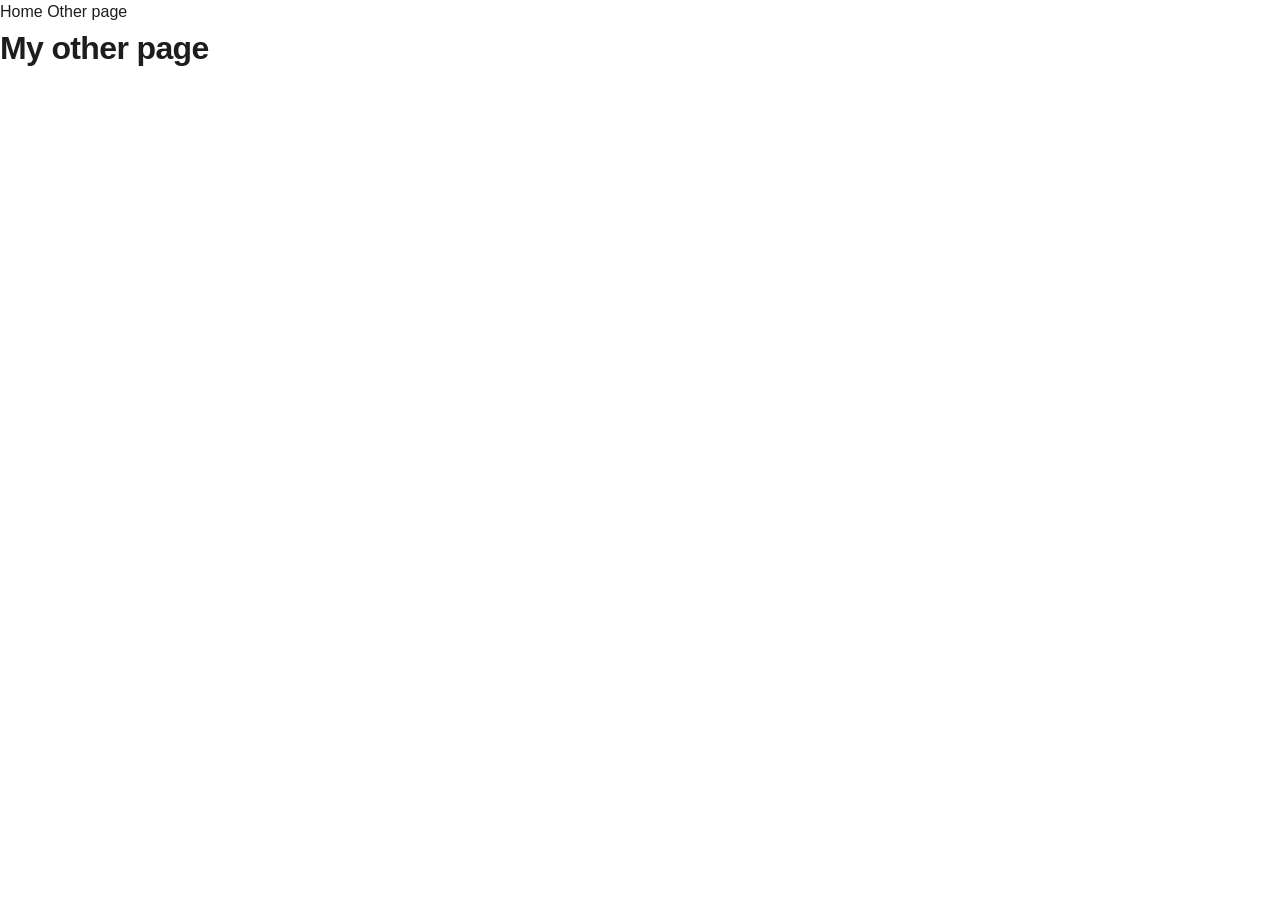
<file: page2.html>
<!DOCTYPE html>
<html lang="en">
  <head>
    <!-- Google tag (gtag.js) -->
<script async src="https://www.googletagmanager.com/gtag/js?id=G-TX0XHEHQ06"></script>
<script>
  window.dataLayer = window.dataLayer || [];
  function gtag(){dataLayer.push(arguments);}
  gtag('js', new Date());

  gtag('config', 'G-TX0XHEHQ06');
</script>
    <title>Other page</title>
    <meta charset="UTF-8" />
    <meta name="viewport" content="width=device-width" />
    <link rel="stylesheet" href="styles.css" />
    <script type="module" src="script.js"></script>
  </head>
  <body>
    <nav>
      <a href="/">Home</a>
      <a href="/page2.html" aria-current="page">Other page</a>
    </nav>
    <main>
      <h1>My other page</h1>
    </main>
  </body>
</html>
</file>
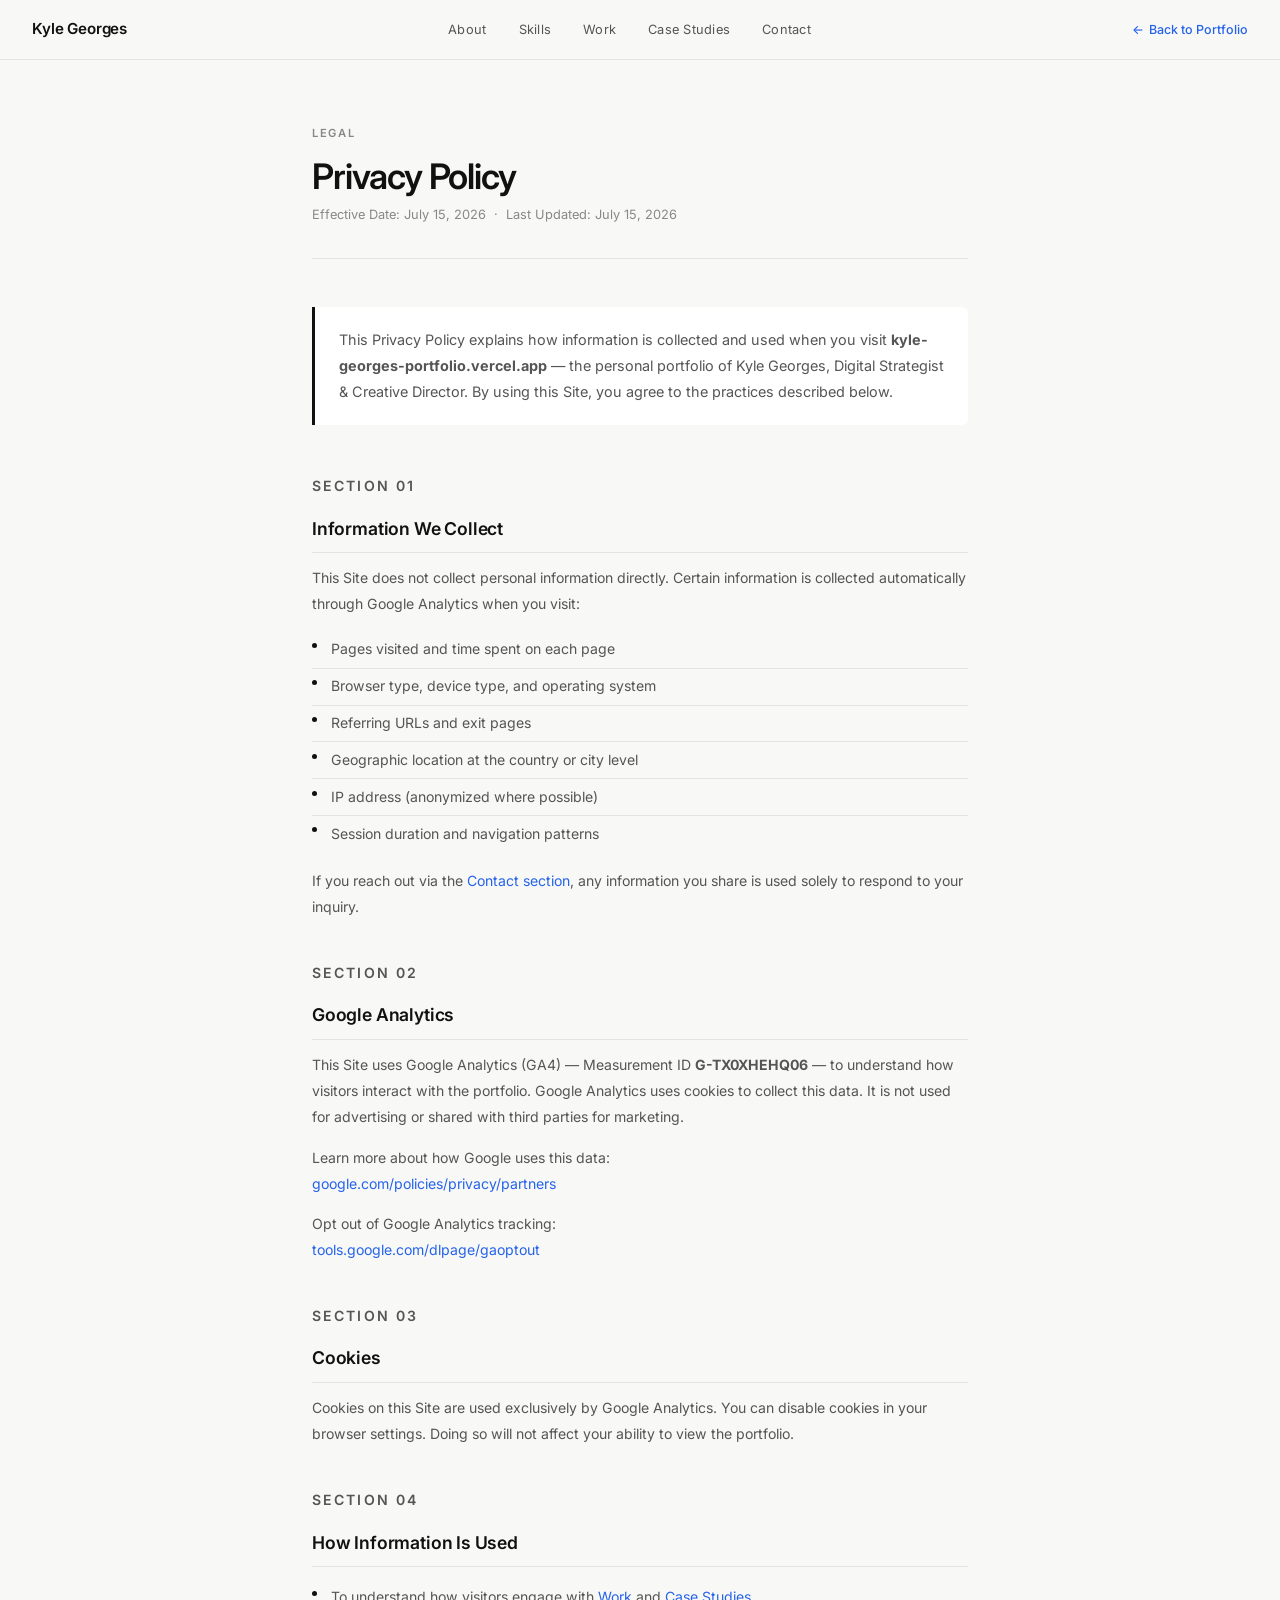
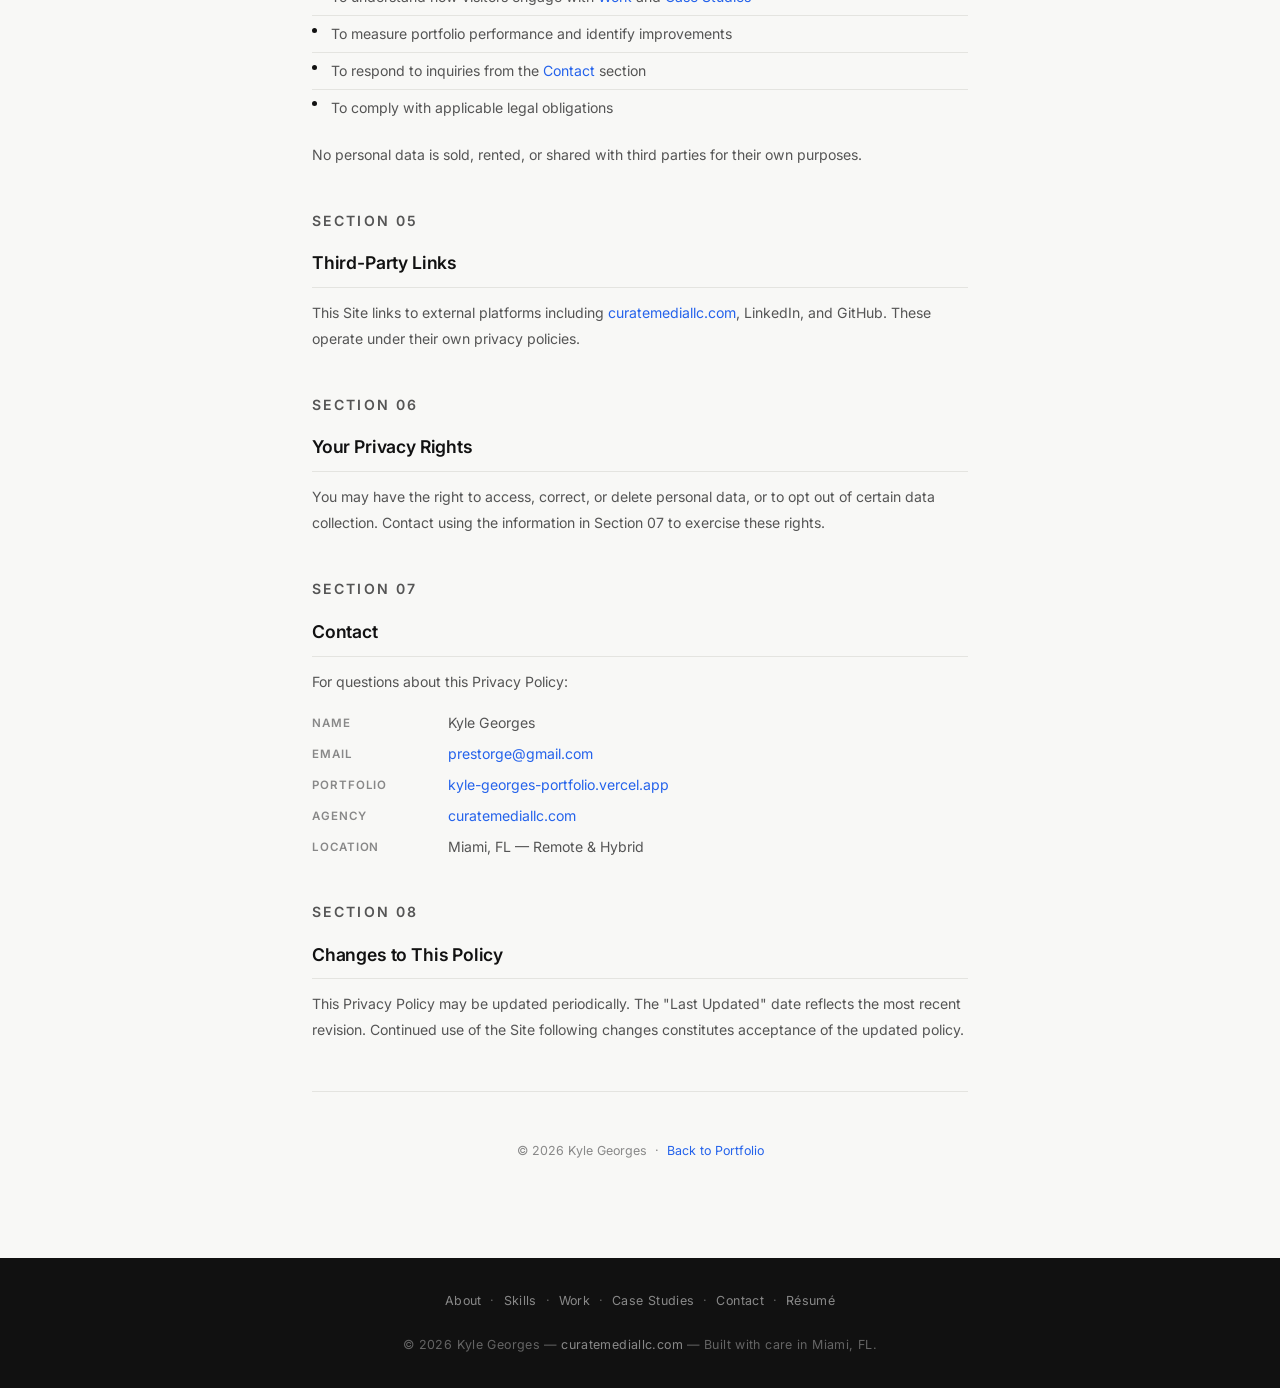
<file: portfolio-privacy-policy.html>
<!DOCTYPE html>
<html lang="en">
<head>
  <!-- Google tag (gtag.js) -->
  <script async src="https://www.googletagmanager.com/gtag/js?id=G-TX0XHEHQ06"></script>
  <script>
    window.dataLayer = window.dataLayer || [];
    function gtag(){dataLayer.push(arguments);}
    gtag('js', new Date());
    gtag('config', 'G-TX0XHEHQ06');
  </script>
  <meta charset="UTF-8" />
  <meta name="viewport" content="width=device-width, initial-scale=1.0" />
  <title>Privacy Policy | Kyle Georges</title>
  <meta name="description" content="Privacy Policy for kyle-georges-portfolio.vercel.app" />
  <link rel="preconnect" href="https://fonts.googleapis.com" />
  <link href="https://fonts.googleapis.com/css2?family=Inter:wght@300;400;500;600&display=swap" rel="stylesheet" />
  <style>
    *, *::before, *::after { box-sizing: border-box; margin: 0; padding: 0; }
    :root {
      --bg: #f8f8f6; --white: #ffffff; --onyx: #111111; --blue: #2563eb;
      --gray: #555555; --muted: #888888; --border: #e4e4e0;
      --sans: 'Inter', -apple-system, BlinkMacSystemFont, sans-serif;
    }
    html { scroll-behavior: smooth; }
    body { font-family: var(--sans); background: var(--bg); color: var(--onyx); font-size: 15px; line-height: 1.75; -webkit-font-smoothing: antialiased; }
    .site-header { position: sticky; top: 0; z-index: 100; background: rgba(248,248,246,0.92); backdrop-filter: blur(12px); border-bottom: 1px solid var(--border); padding: 0 2rem; height: 60px; display: flex; align-items: center; justify-content: space-between; }
    .nav-logo { font-size: 0.95rem; font-weight: 600; color: var(--onyx); text-decoration: none; letter-spacing: -0.01em; }
    .nav-links { display: flex; gap: 2rem; list-style: none; }
    .nav-links a { font-size: 0.8rem; font-weight: 400; color: var(--gray); text-decoration: none; letter-spacing: 0.02em; transition: color 0.2s; }
    .nav-links a:hover { color: var(--onyx); }
    .nav-back { font-size: 0.78rem; font-weight: 500; color: var(--blue); text-decoration: none; display: flex; align-items: center; gap: 5px; transition: opacity 0.2s; }
    .nav-back:hover { opacity: 0.7; }
    .nav-back::before { content: "←"; }
    .page-wrap { max-width: 720px; margin: 0 auto; padding: 4rem 2rem 6rem; }
    .page-eyebrow { font-size: 0.7rem; font-weight: 600; letter-spacing: 0.15em; text-transform: uppercase; color: var(--muted); margin-bottom: 0.75rem; }
    .page-title { font-size: 2.2rem; font-weight: 600; letter-spacing: -0.03em; line-height: 1.15; margin-bottom: 0.5rem; color: var(--onyx); }
    .page-meta { font-size: 0.8rem; color: var(--muted); margin-bottom: 3rem; padding-bottom: 2rem; border-bottom: 1px solid var(--border); }
    .intro-block { background: var(--white); border-left: 3px solid var(--onyx); padding: 1.25rem 1.5rem; border-radius: 0 6px 6px 0; margin-bottom: 3rem; font-size: 0.9rem; color: var(--gray); line-height: 1.8; }
    .policy-section { margin-bottom: 2.5rem; }
    .section-num { font-size: 0.65rem; font-weight: 600; letter-spacing: 0.15em; text-transform: uppercase; color: var(--muted); margin-bottom: 0.4rem; }
    .policy-section h2 { font-size: 1.1rem; font-weight: 600; letter-spacing: -0.01em; color: var(--onyx); margin-bottom: 0.75rem; padding-bottom: 0.5rem; border-bottom: 1px solid var(--border); }
    .policy-section p { font-size: 0.88rem; color: var(--gray); line-height: 1.85; margin-bottom: 0.9rem; }
    .policy-section p:last-child { margin-bottom: 0; }
    .policy-list { list-style: none; margin: 0.75rem 0 1rem; padding: 0; }
    .policy-list li { font-size: 0.88rem; color: var(--gray); padding: 0.35rem 0 0.35rem 1.2rem; position: relative; border-bottom: 1px solid var(--border); }
    .policy-list li:last-child { border-bottom: none; }
    .policy-list li::before { content: ""; position: absolute; left: 0; top: 0.72rem; width: 5px; height: 5px; border-radius: 50%; background: var(--onyx); }
    a.policy-link { color: var(--blue); text-decoration: none; border-bottom: 1px solid transparent; transition: border-color 0.2s; }
    a.policy-link:hover { border-color: var(--blue); }
    .contact-grid { display: grid; grid-template-columns: 120px 1fr; gap: 0.4rem 1rem; margin-top: 1rem; }
    .contact-label { font-size: 0.72rem; font-weight: 600; letter-spacing: 0.08em; text-transform: uppercase; color: var(--muted); padding-top: 2px; }
    .contact-value { font-size: 0.88rem; color: var(--gray); }
    .rule { border: none; border-top: 1px solid var(--border); margin: 3rem 0; }
    .site-footer { background: var(--onyx); padding: 2rem; text-align: center; }
    .footer-inner { font-size: 0.78rem; color: rgba(255,255,255,0.35); letter-spacing: 0.03em; }
    .footer-inner a { color: rgba(255,255,255,0.5); text-decoration: none; transition: color 0.2s; }
    .footer-inner a:hover { color: rgba(255,255,255,0.85); }
    @media (max-width: 600px) {
      .site-header { padding: 0 1.25rem; }
      .nav-links { display: none; }
      .page-wrap { padding: 2.5rem 1.25rem 4rem; }
      .page-title { font-size: 1.7rem; }
      .contact-grid { grid-template-columns: 1fr; }
      .contact-label { margin-top: 0.6rem; }
    }
  </style>
</head>
<body>

  <header class="site-header">
    <a href="/" class="nav-logo">Kyle Georges</a>
    <nav aria-label="Primary">
      <ul class="nav-links">
        <li><a href="/#about">About</a></li>
        <li><a href="/#skills">Skills</a></li>
        <li><a href="/#work">Work</a></li>
        <li><a href="/#case-studies">Case Studies</a></li>
        <li><a href="/#contact">Contact</a></li>
      </ul>
    </nav>
    <a href="/" class="nav-back">Back to Portfolio</a>
  </header>

  <div class="page-wrap">

    <p class="page-eyebrow">Legal</p>
    <h1 class="page-title">Privacy Policy</h1>
    <p class="page-meta">Effective Date: July 15, 2026 &nbsp;·&nbsp; Last Updated: July 15, 2026</p>

    <div class="intro-block">
      This Privacy Policy explains how information is collected and used when you visit <strong>kyle-georges-portfolio.vercel.app</strong> — the personal portfolio of Kyle Georges, Digital Strategist &amp; Creative Director. By using this Site, you agree to the practices described below.
    </div>

    <div class="policy-section">
      <p class="section-num">Section 01</p>
      <h2>Information We Collect</h2>
      <p>This Site does not collect personal information directly. Certain information is collected automatically through Google Analytics when you visit:</p>
      <ul class="policy-list">
        <li>Pages visited and time spent on each page</li>
        <li>Browser type, device type, and operating system</li>
        <li>Referring URLs and exit pages</li>
        <li>Geographic location at the country or city level</li>
        <li>IP address (anonymized where possible)</li>
        <li>Session duration and navigation patterns</li>
      </ul>
      <p>If you reach out via the <a href="/#contact" class="policy-link">Contact section</a>, any information you share is used solely to respond to your inquiry.</p>
    </div>

    <div class="policy-section">
      <p class="section-num">Section 02</p>
      <h2>Google Analytics</h2>
      <p>This Site uses Google Analytics (GA4) — Measurement ID <strong>G-TX0XHEHQ06</strong> — to understand how visitors interact with the portfolio. Google Analytics uses cookies to collect this data. It is not used for advertising or shared with third parties for marketing.</p>
      <p>Learn more about how Google uses this data:<br/>
        <a href="https://www.google.com/policies/privacy/partners/" target="_blank" rel="noopener" class="policy-link">google.com/policies/privacy/partners</a>
      </p>
      <p>Opt out of Google Analytics tracking:<br/>
        <a href="https://tools.google.com/dlpage/gaoptout" target="_blank" rel="noopener" class="policy-link">tools.google.com/dlpage/gaoptout</a>
      </p>
    </div>

    <div class="policy-section">
      <p class="section-num">Section 03</p>
      <h2>Cookies</h2>
      <p>Cookies on this Site are used exclusively by Google Analytics. You can disable cookies in your browser settings. Doing so will not affect your ability to view the portfolio.</p>
    </div>

    <div class="policy-section">
      <p class="section-num">Section 04</p>
      <h2>How Information Is Used</h2>
      <ul class="policy-list">
        <li>To understand how visitors engage with <a href="/#work" class="policy-link">Work</a> and <a href="/#case-studies" class="policy-link">Case Studies</a></li>
        <li>To measure portfolio performance and identify improvements</li>
        <li>To respond to inquiries from the <a href="/#contact" class="policy-link">Contact</a> section</li>
        <li>To comply with applicable legal obligations</li>
      </ul>
      <p>No personal data is sold, rented, or shared with third parties for their own purposes.</p>
    </div>

    <div class="policy-section">
      <p class="section-num">Section 05</p>
      <h2>Third-Party Links</h2>
      <p>This Site links to external platforms including <a href="https://curatemediallc.com" target="_blank" rel="noopener" class="policy-link">curatemediallc.com</a>, LinkedIn, and GitHub. These operate under their own privacy policies.</p>
    </div>

    <div class="policy-section">
      <p class="section-num">Section 06</p>
      <h2>Your Privacy Rights</h2>
      <p>You may have the right to access, correct, or delete personal data, or to opt out of certain data collection. Contact using the information in Section 07 to exercise these rights.</p>
    </div>

    <div class="policy-section">
      <p class="section-num">Section 07</p>
      <h2>Contact</h2>
      <p>For questions about this Privacy Policy:</p>
      <div class="contact-grid">
        <span class="contact-label">Name</span>
        <span class="contact-value">Kyle Georges</span>
        <span class="contact-label">Email</span>
        <span class="contact-value"><a href="https://mail.google.com/mail/?view=cm&to=prestorge@gmail.com&su=Privacy%20Policy%20Inquiry" target="_blank" rel="noopener" class="policy-link">prestorge@gmail.com</a></span>
        <span class="contact-label">Portfolio</span>
        <span class="contact-value"><a href="/" class="policy-link">kyle-georges-portfolio.vercel.app</a></span>
        <span class="contact-label">Agency</span>
        <span class="contact-value"><a href="https://curatemediallc.com" target="_blank" rel="noopener" class="policy-link">curatemediallc.com</a></span>
        <span class="contact-label">Location</span>
        <span class="contact-value">Miami, FL &mdash; Remote &amp; Hybrid</span>
      </div>
    </div>

    <div class="policy-section">
      <p class="section-num">Section 08</p>
      <h2>Changes to This Policy</h2>
      <p>This Privacy Policy may be updated periodically. The "Last Updated" date reflects the most recent revision. Continued use of the Site following changes constitutes acceptance of the updated policy.</p>
    </div>

    <hr class="rule" />
    <p style="font-size:0.78rem;color:var(--muted);text-align:center;">
      &copy; 2026 Kyle Georges &nbsp;&middot;&nbsp; <a href="/" class="policy-link">Back to Portfolio</a>
    </p>

  </div>

  <footer class="site-footer">
    <div class="footer-inner">
      <a href="/#about">About</a> &nbsp;&middot;&nbsp;
      <a href="/#skills">Skills</a> &nbsp;&middot;&nbsp;
      <a href="/#work">Work</a> &nbsp;&middot;&nbsp;
      <a href="/#case-studies">Case Studies</a> &nbsp;&middot;&nbsp;
      <a href="/#contact">Contact</a> &nbsp;&middot;&nbsp;
      <a href="/Kyle_Georges_Resume.pdf" download>R&eacute;sum&eacute;</a>
      <br/><br/>
      &copy; 2026 Kyle Georges &mdash; <a href="https://curatemediallc.com" target="_blank" rel="noopener">curatemediallc.com</a> &mdash; Built with care in Miami, FL.
    </div>
  </footer>

</body>
</html>
</file>
<file: styles.css>
:root {
  --white: #ffffff;
  --ink: #1d1d1f;
  --ink-soft: #4b4b4d;
  --gray-line: #e5e5e7;
  --gray-bg: #f5f5f7;
  --accent: #0071e3;
  --accent-soft: #e8f2fd;
  --radius: 18px;
  --maxw: 1120px;
  --speed: 0.5s;
  font-size: 16px;
}
*,
*::before,
*::after {
  box-sizing: border-box;
}
html {
  scroll-behavior: smooth;
}
body {
  margin: 0;
  background: var(--white);
  color: var(--ink);
  font-family: -apple-system, BlinkMacSystemFont, 'SF Pro Display', 'Segoe UI',
    Roboto, Helvetica, Arial, sans-serif;
  line-height: 1.5;
  -webkit-font-smoothing: antialiased;
}
img {
  max-width: 100%;
  display: block;
}
a {
  color: inherit;
  text-decoration: none;
}
.container {
  max-width: var(--maxw);
  margin: 0 auto;
  padding: 0 24px;
}
.skip-link {
  position: absolute;
  left: -999px;
  top: 0;
  background: var(--ink);
  color: var(--white);
  padding: 12px 20px;
  border-radius: 0 0 8px 0;
  z-index: 1000;
}
.skip-link:focus {
  left: 0;
}
.center {
  text-align: center;
  margin-left: auto;
  margin-right: auto;
}
.section-eyebrow {
  text-transform: uppercase;
  letter-spacing: 0.08em;
  font-size: 0.8rem;
  font-weight: 600;
  color: var(--accent);
  margin: 0 0 12px;
}
h1,
h2,
h3,
h4 {
  font-weight: 600;
  letter-spacing: -0.02em;
  margin: 0;
}
h2 {
  font-size: clamp(1.8rem, 4vw, 2.75rem);
  margin-bottom: 16px;
}
h3 {
  font-size: 1.35rem;
}
h4 {
  font-size: 0.95rem;
  text-transform: uppercase;
  letter-spacing: 0.06em;
  color: var(--ink-soft);
  margin-bottom: 8px;
}
p {
  color: var(--ink-soft);
  margin: 0 0 16px;
}
.site-header {
  position: fixed;
  top: 0;
  left: 0;
  right: 0;
  z-index: 900;
  background: rgba(255, 255, 255, 0.8);
  backdrop-filter: saturate(180%) blur(20px);
  -webkit-backdrop-filter: saturate(180%) blur(20px);
  border-bottom: 1px solid var(--gray-line);
}
.nav-inner {
  max-width: var(--maxw);
  margin: 0 auto;
  padding: 14px 24px;
  display: flex;
  align-items: center;
  gap: 28px;
}
.logo {
  font-weight: 700;
  font-size: 1.05rem;
  margin-right: auto;
}
.main-nav {
  display: flex;
  gap: 24px;
}
.main-nav a {
  font-size: 0.92rem;
  color: var(--ink-soft);
  transition: color 0.25s ease;
}
.main-nav a:hover {
  color: var(--ink);
}
.btn {
  display: inline-flex;
  align-items: center;
  justify-content: center;
  padding: 11px 22px;
  border-radius: 980px;
  font-size: 0.95rem;
  font-weight: 500;
  transition: transform 0.25s ease, background 0.25s ease, box-shadow 0.25s ease;
  border: 1px solid transparent;
  cursor: pointer;
}
.btn-small {
  padding: 8px 18px;
  font-size: 0.85rem;
  background: var(--ink);
  color: var(--white);
}
.btn-small:hover {
  transform: translateY(-1px);
}
.btn-primary {
  background: var(--accent);
  color: var(--white);
}
.btn-primary:hover {
  background: #0077ed;
  transform: translateY(-2px);
  box-shadow: 0 10px 24px rgba(0, 113, 227, 0.25);
}
.btn-secondary {
  background: transparent;
  color: var(--accent);
  border-color: var(--accent);
}
.btn-secondary:hover {
  background: var(--accent-soft);
  transform: translateY(-2px);
}
.nav-toggle {
  display: none;
  flex-direction: column;
  gap: 4px;
  background: none;
  border: none;
  cursor: pointer;
  padding: 6px;
}
.nav-toggle span {
  width: 20px;
  height: 2px;
  background: var(--ink);
}
.hero {
  position: relative;
  min-height: 92vh;
  display: flex;
  flex-direction: column;
  align-items: center;
  justify-content: center;
  text-align: center;
  padding: 140px 24px 80px;
  background: linear-gradient(180deg, #ffffff 0%, #fbfbfd 100%);
}
.hero-inner {
  max-width: 760px;
}
.eyebrow {
  color: var(--accent);
  font-weight: 600;
  letter-spacing: 0.04em;
  margin-bottom: 18px;
  font-size: 1rem;
}
.hero h1 {
  font-size: clamp(3rem, 9vw, 5.5rem);
  margin-bottom: 20px;
}
.hero-sub {
  font-size: clamp(1.1rem, 2vw, 1.4rem);
  color: var(--ink-soft);
  max-width: 620px;
  margin: 0 auto 36px;
}
.hero-actions {
  display: flex;
  gap: 16px;
  justify-content: center;
  flex-wrap: wrap;
}
.hero-actions.center {
  justify-content: center;
}
.scroll-cue {
  position: absolute;
  bottom: 32px;
  left: 50%;
  transform: translateX(-50%);
}
.scroll-cue span {
  display: block;
  width: 1px;
  height: 40px;
  background: var(--gray-line);
  position: relative;
  overflow: hidden;
}
.scroll-cue span::after {
  content: '';
  position: absolute;
  top: -40px;
  left: 0;
  width: 1px;
  height: 40px;
  background: var(--accent);
  animation: scrollcue 2s ease-in-out infinite;
}
@keyframes scrollcue {
  0% {
    top: -40px;
  }
  100% {
    top: 40px;
  }
}
section {
  padding: 120px 0;
}
.about-grid {
  display: grid;
  grid-template-columns: 280px 1fr;
  gap: 64px;
  align-items: start;
}
.about-portrait {
  width: 280px;
  height: 280px;
  border-radius: 50%;
  background: linear-gradient(135deg, var(--accent) 0%, #66c1ff 100%);
  display: flex;
  align-items: center;
  justify-content: center;
  color: var(--white);
  font-size: 3rem;
  font-weight: 600;
  letter-spacing: -0.02em;
}
.about-copy h2 {
  margin-top: 6px;
}
.kpi-row {
  display: grid;
  grid-template-columns: repeat(3, 1fr);
  gap: 24px;
  margin-top: 40px;
  padding-top: 32px;
  border-top: 1px solid var(--gray-line);
}
.kpi {
  display: flex;
  flex-direction: column;
}
.kpi-number {
  font-size: 2.4rem;
  font-weight: 700;
  color: var(--ink);
  letter-spacing: -0.03em;
}
.kpi-label {
  font-size: 0.85rem;
  color: var(--ink-soft);
  margin-top: 4px;
}
.skills {
  background: var(--gray-bg);
}
.skills-grid {
  display: grid;
  grid-template-columns: repeat(3, 1fr);
  gap: 20px;
  margin-top: 48px;
}
.skill-card {
  background: var(--white);
  border-radius: var(--radius);
  padding: 24px;
  box-shadow: 0 1px 2px rgba(0, 0, 0, 0.04);
}
.skill-top {
  display: flex;
  justify-content: space-between;
  align-items: baseline;
  margin-bottom: 14px;
}
.skill-name {
  font-weight: 600;
}
.skill-level {
  font-size: 0.8rem;
  color: var(--ink-soft);
}
.skill-bar {
  height: 6px;
  border-radius: 6px;
  background: var(--gray-line);
  overflow: hidden;
}
.skill-bar span {
  display: block;
  height: 100%;
  width: 0;
  border-radius: 6px;
  background: linear-gradient(90deg, var(--accent), #66c1ff);
  transition: width 1.2s cubic-bezier(0.16, 1, 0.3, 1);
}
.work-grid {
  display: grid;
  grid-template-columns: repeat(3, 1fr);
  gap: 24px;
  margin-top: 48px;
}
.work-card {
  border-radius: var(--radius);
  overflow: hidden;
  background: var(--white);
  border: 1px solid var(--gray-line);
  transition: transform 0.35s ease, box-shadow 0.35s ease;
}
.work-card:hover {
  transform: translateY(-6px);
  box-shadow: 0 20px 40px rgba(0, 0, 0, 0.08);
}
.work-card-media {
  height: 160px;
  background: linear-gradient(135deg, var(--gray-bg), #dfe7ee);
}
.media-1 {
  background: linear-gradient(135deg, #E3C878, #B8923A);}
.media-2 {
  background: linear-gradient(135deg, #262626, #000000);}
.media-3 {
  background: linear-gradient(135deg, #FAF6EE, #E8DFC9);}
.work-card-body {
  padding: 24px;
}
.tag-row {
  display: flex;
  flex-wrap: wrap;
  gap: 8px;
  margin-bottom: 16px;
}
.tag {
  font-size: 0.75rem;
  background: var(--accent-soft);
  color: var(--accent);
  padding: 5px 12px;
  border-radius: 980px;
  font-weight: 600;
}
.text-link {
  color: var(--accent);
  font-weight: 600;
  font-size: 0.9rem;
}
.case-studies {
  background: var(--gray-bg);
}
.case-study {
  background: var(--white);
  border-radius: 24px;
  padding: 48px;
  margin-top: 40px;
  box-shadow: 0 1px 2px rgba(0, 0, 0, 0.04);
}
.case-header {
  display: flex;
  gap: 20px;
  align-items: flex-start;
  margin-bottom: 32px;
}
.case-number {
  font-size: 1rem;
  font-weight: 700;
  color: var(--accent);
  background: var(--accent-soft);
  border-radius: 50%;
  width: 40px;
  height: 40px;
  display: flex;
  align-items: center;
  justify-content: center;
  flex-shrink: 0;
}
.case-tagline {
  margin-top: 6px;
  font-size: 1.05rem;
}
.case-grid {
  display: grid;
  grid-template-columns: repeat(4, 1fr);
  gap: 24px;
  padding-bottom: 32px;
  border-bottom: 1px solid var(--gray-line);
  margin-bottom: 32px;
}
.case-narrative {
  display: grid;
  gap: 4px;
  margin-bottom: 32px;
}
.case-narrative p {
  margin-bottom: 24px;
}
.case-outcomes {
  margin-bottom: 32px;
}
.outcome-grid {
  display: grid;
  grid-template-columns: repeat(3, 1fr);
  gap: 16px;
  margin-top: 16px;
}
.outcome-card {
  border: 1.5px dashed #c7c7cc;
  border-radius: 14px;
  padding: 20px;
  display: flex;
  flex-direction: column;
  gap: 6px;
  color: var(--ink-soft);
}
.outcome-card.stat {
  border: none;
  background: var(--gray-bg);
  color: var(--ink);
}
.outcome-card.stat .kpi-number {
  font-size: 2.1rem;
  font-weight: 700;
  color: var(--ink);
  letter-spacing: -0.03em;
}
.outcome-card.stat .outcome-label {
  color: var(--ink-soft);
}
.outcome-icon {
  font-size: 1.3rem;
  color: var(--accent);
  font-weight: 700;
}
.outcome-label {
  font-size: 0.85rem;
}
.case-lessons p {
  margin-bottom: 0;
}
.resume-section {
  text-align: center;
}
.resume-inner {
  max-width: 620px;
}
.resume-sub {
  margin-bottom: 32px;
}
.resume-note {
  font-size: 0.8rem;
  color: #a1a1a6;
  margin-top: 16px;
}
.contact {
  background: var(--gray-bg);
  text-align: center;
}
.contact-inner {
  max-width: 820px;
  margin: 0 auto;
}
.contact-grid {
  display: grid;
  grid-template-columns: repeat(auto-fit, minmax(160px, 1fr));
  gap: 20px;
  margin-top: 40px;
}
.contact-card {
  background: var(--white);
  border-radius: var(--radius);
  padding: 28px 20px;
  display: flex;
  flex-direction: column;
  gap: 6px;
  transition: transform 0.3s ease, box-shadow 0.3s ease;
}
.contact-card:hover {
  transform: translateY(-4px);
  box-shadow: 0 16px 32px rgba(0, 0, 0, 0.08);
}
.contact-label {
  font-size: 0.78rem;
  text-transform: uppercase;
  letter-spacing: 0.06em;
  color: var(--accent);
  font-weight: 600;
}
.contact-value {
  font-weight: 600;
  word-break: break-word;
}
.site-footer {
  padding: 40px 0;
  border-top: 1px solid var(--gray-line);
}
.footer-inner {
  text-align: center;
  font-size: 0.85rem;
  color: #a1a1a6;
}
.reveal {
  opacity: 0;
  transform: translateY(28px);
  transition: opacity 0.8s cubic-bezier(0.16, 1, 0.3, 1),
    transform 0.8s cubic-bezier(0.16, 1, 0.3, 1);
}
.reveal.visible {
  opacity: 1;
  transform: translateY(0);
}
@media (max-width: 900px) {
  .about-grid {
    grid-template-columns: 1fr;
  }
  .about-portrait {
    width: 180px;
    height: 180px;
    font-size: 2rem;
  }
  .skills-grid {
    grid-template-columns: repeat(2, 1fr);
  }
  .work-grid {
    grid-template-columns: 1fr;
  }
  .case-grid {
    grid-template-columns: repeat(2, 1fr);
  }
  .contact-grid {
    grid-template-columns: 1fr;
  }
  .kpi-row {
    grid-template-columns: 1fr;
    gap: 20px;
  }
}
@media (max-width: 640px) {
  .main-nav {
    display: none;
  }
  .nav-toggle {
    display: flex;
  }
  .skills-grid {
    grid-template-columns: 1fr;
  }
  .case-grid {
    grid-template-columns: 1fr;
  }
  .case-study {
    padding: 28px;
  }
  section {
    padding: 80px 0;
  }
  .hero {
    padding-top: 120px;
  }
}
.portrait-img {
  width: 100%;
  height: 100%;
  object-fit: cover;
  border-radius: 50%;
}

/* ── HERO AVAILABILITY ── */
.hero-availability {
  display: flex;
  align-items: center;
  gap: 8px;
  margin-top: 24px;
  font-size: 0.78rem;
  color: rgba(0,0,0,0.45);
  letter-spacing: 0.03em;
  font-family: -apple-system, BlinkMacSystemFont, 'SF Pro Text', 'Helvetica Neue', sans-serif;
}

.availability-dot {
  width: 8px;
  height: 8px;
  border-radius: 50%;
  background: #22c55e;
  flex-shrink: 0;
  box-shadow: 0 0 0 3px rgba(34,197,94,0.2);
  animation: pulse-dot 2s ease-in-out infinite;
}

@keyframes pulse-dot {
  0%, 100% { box-shadow: 0 0 0 3px rgba(34,197,94,0.2); }
  50% { box-shadow: 0 0 0 6px rgba(34,197,94,0.08); }
}

/* ── RESULTS STRIP ── */
.results-strip {
  background: #0D0D0D;
  padding: 32px 40px 52px;
  border-top: 1px solid rgba(201,168,76,0.15);
  border-bottom: 1px solid rgba(201,168,76,0.15);
  text-align: center;
}

.results-eyebrow {
  font-size: 0.8rem;
  font-weight: 700;
  letter-spacing: -0.01em;
  text-transform: none;
  color: rgba(255,255,255,0.4);
  margin-bottom: 32px;
  font-family: -apple-system, BlinkMacSystemFont, 'SF Pro Display', 'Helvetica Neue', sans-serif;
}

.results-inner {
  max-width: 1100px;
  margin: 0 auto;
  display: flex;
  align-items: flex-start;
  justify-content: center;
}

.result-item {
  flex: 1;
  display: flex;
  flex-direction: column;
  align-items: center;
  justify-content: flex-start;
  padding: 0 32px;
  text-align: center;
  gap: 6px;
}

.gradient-text {
  background: linear-gradient(135deg, #C9A84C 0%, #F5EDD6 40%, #C9A84C 70%, #8B6914 100%);
  -webkit-background-clip: text;
  -webkit-text-fill-color: transparent;
  background-clip: text;
  color: #C9A84C;
  display: block;
}

.result-number {
  font-size: 4rem;
  font-weight: 800;
  line-height: 1;
  height: 4rem;
  display: flex;
  align-items: center;
  justify-content: center;
  letter-spacing: -0.03em;
  font-family: -apple-system, BlinkMacSystemFont, 'SF Pro Display', 'Helvetica Neue', sans-serif;
}

.result-sublabel {
  font-size: 1.1rem;
  font-weight: 700;
  letter-spacing: -0.01em;
  color: rgba(255,255,255,0.9);
  margin-top: 6px;
  font-family: -apple-system, BlinkMacSystemFont, 'SF Pro Display', 'Helvetica Neue', sans-serif;
}

.result-label {
  font-size: 0.8rem;
  color: rgba(255,255,255,0.4);
  letter-spacing: 0.01em;
  line-height: 1.5;
  max-width: 150px;
  margin-top: 4px;
  font-family: -apple-system, BlinkMacSystemFont, 'SF Pro Text', 'Helvetica Neue', sans-serif;
}

.result-divider {
  width: 1px;
  background: linear-gradient(to bottom, transparent, rgba(201,168,76,0.25), transparent);
  align-self: stretch;
  min-height: 80px;
  margin: 0 8px;
}

@media (max-width: 600px) {
  .results-strip {
    padding: 40px 20px;
  }
  .results-inner {
    flex-wrap: wrap;
    gap: 32px 0;
  }
  .result-item {
    flex: 0 0 50%;
    padding: 0 16px;
  }
  .result-divider {
    display: none;
  }
}
</file>
<file: web-platform-vfl5ugc8/styles.css>
:root{--white:#ffffff;--ink:#1d1d1f;--ink-soft:#4b4b4d;--gray-line:#e5e5e7;--gray-bg:#f5f5f7;--accent:#0071e3;--accent-soft:#e8f2fd;--radius:18px;--maxw:1120px;--speed:0.5s;font-size:16px;}*,*::before,*::after{box-sizing:border-box;}html{scroll-behavior:smooth;}body{margin:0;background:var(--white);color:var(--ink);font-family:-apple-system,BlinkMacSystemFont,"SF Pro Display","Segoe UI",Roboto,Helvetica,Arial,sans-serif;line-height:1.5;-webkit-font-smoothing:antialiased;}img{max-width:100%;display:block;}a{color:inherit;text-decoration:none;}.container{max-width:var(--maxw);margin:0 auto;padding:0 24px;}.skip-link{position:absolute;left:-999px;top:0;background:var(--ink);color:var(--white);padding:12px 20px;border-radius:0 0 8px 0;z-index:1000;}.skip-link:focus{left:0;}.center{text-align:center;margin-left:auto;margin-right:auto;}.section-eyebrow{text-transform:uppercase;letter-spacing:0.08em;font-size:0.8rem;font-weight:600;color:var(--accent);margin:0 0 12px;}h1,h2,h3,h4{font-weight:600;letter-spacing:-0.02em;margin:0;}h2{font-size:clamp(1.8rem,4vw,2.75rem);margin-bottom:16px;}h3{font-size:1.35rem;}h4{font-size:0.95rem;text-transform:uppercase;letter-spacing:0.06em;color:var(--ink-soft);margin-bottom:8px;}p{color:var(--ink-soft);margin:0 0 16px;}.site-header{position:fixed;top:0;left:0;right:0;z-index:900;background:rgba(255,255,255,0.8);backdrop-filter:saturate(180%) blur(20px);-webkit-backdrop-filter:saturate(180%) blur(20px);border-bottom:1px solid var(--gray-line);}.nav-inner{max-width:var(--maxw);margin:0 auto;padding:14px 24px;display:flex;align-items:center;gap:28px;}.logo{font-weight:700;font-size:1.05rem;margin-right:auto;}.main-nav{display:flex;gap:24px;}.main-nav a{font-size:0.92rem;color:var(--ink-soft);transition:color 0.25s ease;}.main-nav a:hover{color:var(--ink);}.btn{display:inline-flex;align-items:center;justify-content:center;padding:11px 22px;border-radius:980px;font-size:0.95rem;font-weight:500;transition:transform 0.25s ease,background 0.25s ease,box-shadow 0.25s ease;border:1px solid transparent;cursor:pointer;}.btn-small{padding:8px 18px;font-size:0.85rem;background:var(--ink);color:var(--white);}.btn-small:hover{transform:translateY(-1px);}.btn-primary{background:var(--accent);color:var(--white);}.btn-primary:hover{background:#0077ed;transform:translateY(-2px);box-shadow:0 10px 24px rgba(0,113,227,0.25);}.btn-secondary{background:transparent;color:var(--accent);border-color:var(--accent);}.btn-secondary:hover{background:var(--accent-soft);transform:translateY(-2px);}.nav-toggle{display:none;flex-direction:column;gap:4px;background:none;border:none;cursor:pointer;padding:6px;}.nav-toggle span{width:20px;height:2px;background:var(--ink);}.hero{position:relative;min-height:92vh;display:flex;flex-direction:column;align-items:center;justify-content:center;text-align:center;padding:140px 24px 80px;background:linear-gradient(180deg,#ffffff 0%,#fbfbfd 100%);}.hero-inner{max-width:760px;}.eyebrow{color:var(--accent);font-weight:600;letter-spacing:0.04em;margin-bottom:18px;font-size:1rem;}.hero h1{font-size:clamp(3rem,9vw,5.5rem);margin-bottom:20px;}.hero-sub{font-size:clamp(1.1rem,2vw,1.4rem);color:var(--ink-soft);max-width:620px;margin:0 auto 36px;}.hero-actions{display:flex;gap:16px;justify-content:center;flex-wrap:wrap;}.hero-actions.center{justify-content:center;}.scroll-cue{position:absolute;bottom:32px;left:50%;transform:translateX(-50%);}.scroll-cue span{display:block;width:1px;height:40px;background:var(--gray-line);position:relative;overflow:hidden;}.scroll-cue span::after{content:"";position:absolute;top:-40px;left:0;width:1px;height:40px;background:var(--accent);animation:scrollcue 2s ease-in-out infinite;}@keyframes scrollcue{0%{top:-40px;}100%{top:40px;}}section{padding:120px 0;}.about-grid{display:grid;grid-template-columns:280px 1fr;gap:64px;align-items:start;}.about-portrait{width:280px;height:280px;border-radius:50%;background:linear-gradient(135deg,var(--accent) 0%,#66c1ff 100%);display:flex;align-items:center;justify-content:center;color:var(--white);font-size:3rem;font-weight:600;letter-spacing:-0.02em;}.about-copy h2{margin-top:6px;}.kpi-row{display:grid;grid-template-columns:repeat(3,1fr);gap:24px;margin-top:40px;padding-top:32px;border-top:1px solid var(--gray-line);}.kpi{display:flex;flex-direction:column;}.kpi-number{font-size:2.4rem;font-weight:700;color:var(--ink);letter-spacing:-0.03em;}.kpi-label{font-size:0.85rem;color:var(--ink-soft);margin-top:4px;}.skills{background:var(--gray-bg);}.skills-grid{display:grid;grid-template-columns:repeat(3,1fr);gap:20px;margin-top:48px;}.skill-card{background:var(--white);border-radius:var(--radius);padding:24px;box-shadow:0 1px 2px rgba(0,0,0,0.04);}.skill-top{display:flex;justify-content:space-between;align-items:baseline;margin-bottom:14px;}.skill-name{font-weight:600;}.skill-level{font-size:0.8rem;color:var(--ink-soft);}.skill-bar{height:6px;border-radius:6px;background:var(--gray-line);overflow:hidden;}.skill-bar span{display:block;height:100%;width:0;border-radius:6px;background:linear-gradient(90deg,var(--accent),#66c1ff);transition:width 1.2s cubic-bezier(0.16,1,0.3,1);}.work-grid{display:grid;grid-template-columns:repeat(3,1fr);gap:24px;margin-top:48px;}.work-card{border-radius:var(--radius);overflow:hidden;background:var(--white);border:1px solid var(--gray-line);transition:transform 0.35s ease,box-shadow 0.35s ease;}.work-card:hover{transform:translateY(-6px);box-shadow:0 20px 40px rgba(0,0,0,0.08);}.work-card-media{height:160px;background:linear-gradient(135deg,var(--gray-bg),#dfe7ee);}.media-1{background:linear-gradient(135deg,#e8f2fd,#b8dcff);}.media-2{background:linear-gradient(135deg,#fdeee8,#ffcdb8);}.media-3{background:linear-gradient(135deg,#eee8fd,#d3c2ff);}.work-card-body{padding:24px;}.tag-row{display:flex;flex-wrap:wrap;gap:8px;margin-bottom:16px;}.tag{font-size:0.75rem;background:var(--accent-soft);color:var(--accent);padding:5px 12px;border-radius:980px;font-weight:600;}.text-link{color:var(--accent);font-weight:600;font-size:0.9rem;}.case-studies{background:var(--gray-bg);}.case-study{background:var(--white);border-radius:24px;padding:48px;margin-top:40px;box-shadow:0 1px 2px rgba(0,0,0,0.04);}.case-header{display:flex;gap:20px;align-items:flex-start;margin-bottom:32px;}.case-number{font-size:1rem;font-weight:700;color:var(--accent);background:var(--accent-soft);border-radius:50%;width:40px;height:40px;display:flex;align-items:center;justify-content:center;flex-shrink:0;}.case-tagline{margin-top:6px;font-size:1.05rem;}.case-grid{display:grid;grid-template-columns:repeat(4,1fr);gap:24px;padding-bottom:32px;border-bottom:1px solid var(--gray-line);margin-bottom:32px;}.case-narrative{display:grid;gap:4px;margin-bottom:32px;}.case-narrative p{margin-bottom:24px;}.case-outcomes{margin-bottom:32px;}.outcome-grid{display:grid;grid-template-columns:repeat(3,1fr);gap:16px;margin-top:16px;}.outcome-card{border:1.5px dashed #c7c7cc;border-radius:14px;padding:20px;display:flex;flex-direction:column;gap:6px;color:var(--ink-soft);}.outcome-icon{font-size:1.3rem;color:var(--accent);font-weight:700;}.outcome-label{font-size:0.85rem;}.case-lessons p{margin-bottom:0;}.resume-section{text-align:center;}.resume-inner{max-width:620px;}.resume-sub{margin-bottom:32px;}.resume-note{font-size:0.8rem;color:#a1a1a6;margin-top:16px;}.contact{background:var(--gray-bg);text-align:center;}.contact-inner{max-width:820px;margin:0 auto;}.contact-grid{display:grid;grid-template-columns:repeat(3,1fr);gap:20px;margin-top:40px;}.contact-card{background:var(--white);border-radius:var(--radius);padding:28px 20px;display:flex;flex-direction:column;gap:6px;transition:transform 0.3s ease,box-shadow 0.3s ease;}.contact-card:hover{transform:translateY(-4px);box-shadow:0 16px 32px rgba(0,0,0,0.08);}.contact-label{font-size:0.78rem;text-transform:uppercase;letter-spacing:0.06em;color:var(--accent);font-weight:600;}.contact-value{font-weight:600;word-break:break-word;}.site-footer{padding:40px 0;border-top:1px solid var(--gray-line);}.footer-inner{text-align:center;font-size:0.85rem;color:#a1a1a6;}.reveal{opacity:0;transform:translateY(28px);transition:opacity 0.8s cubic-bezier(0.16,1,0.3,1),transform 0.8s cubic-bezier(0.16,1,0.3,1);}.reveal.visible{opacity:1;transform:translateY(0);}@media (max-width:900px){.about-grid{grid-template-columns:1fr;}.about-portrait{width:180px;height:180px;font-size:2rem;}.skills-grid{grid-template-columns:repeat(2,1fr);}.work-grid{grid-template-columns:1fr;}.case-grid{grid-template-columns:repeat(2,1fr);}.contact-grid{grid-template-columns:1fr;}.kpi-row{grid-template-columns:1fr;gap:20px;}}@media (max-width:640px){.main-nav{display:none;}.nav-toggle{display:flex;}.skills-grid{grid-template-columns:1fr;}.case-grid{grid-template-columns:1fr;}.case-study{padding:28px;}section{padding:80px 0;}.hero{padding-top:120px;}}
</file>
